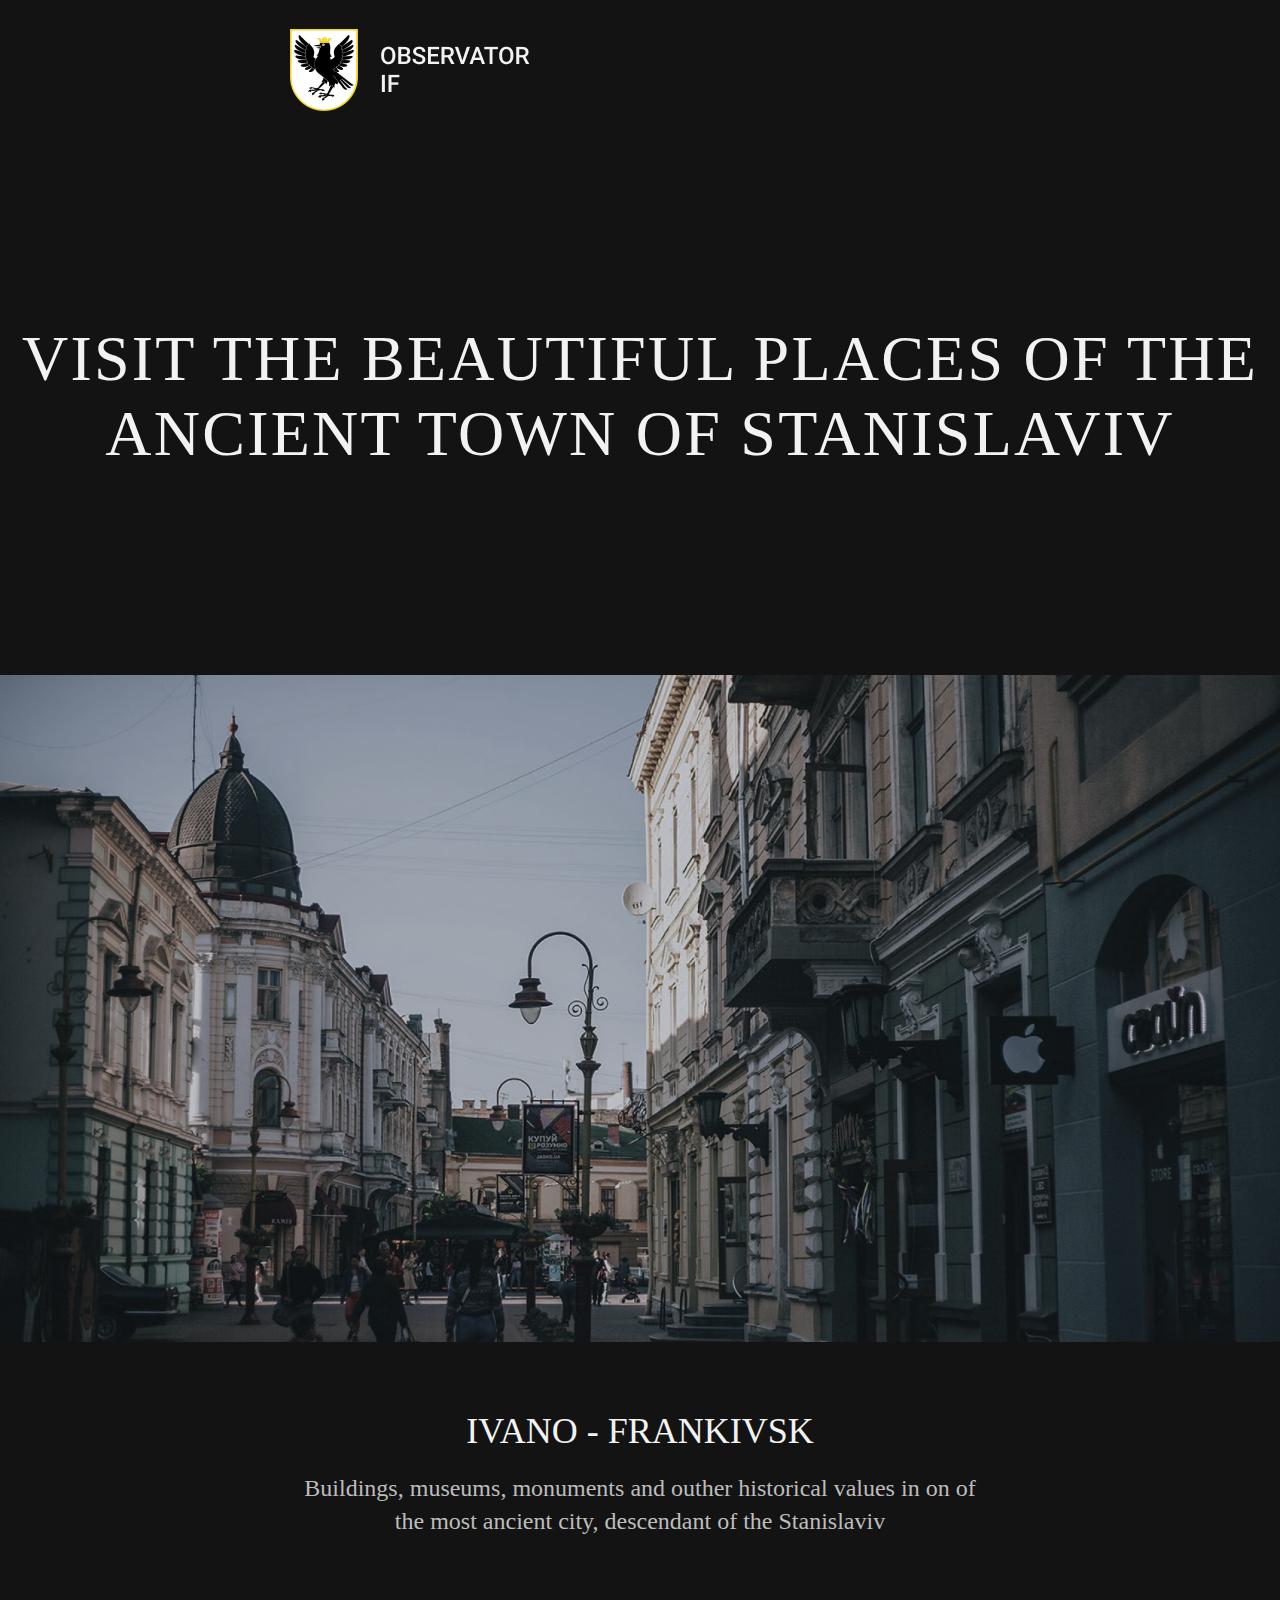
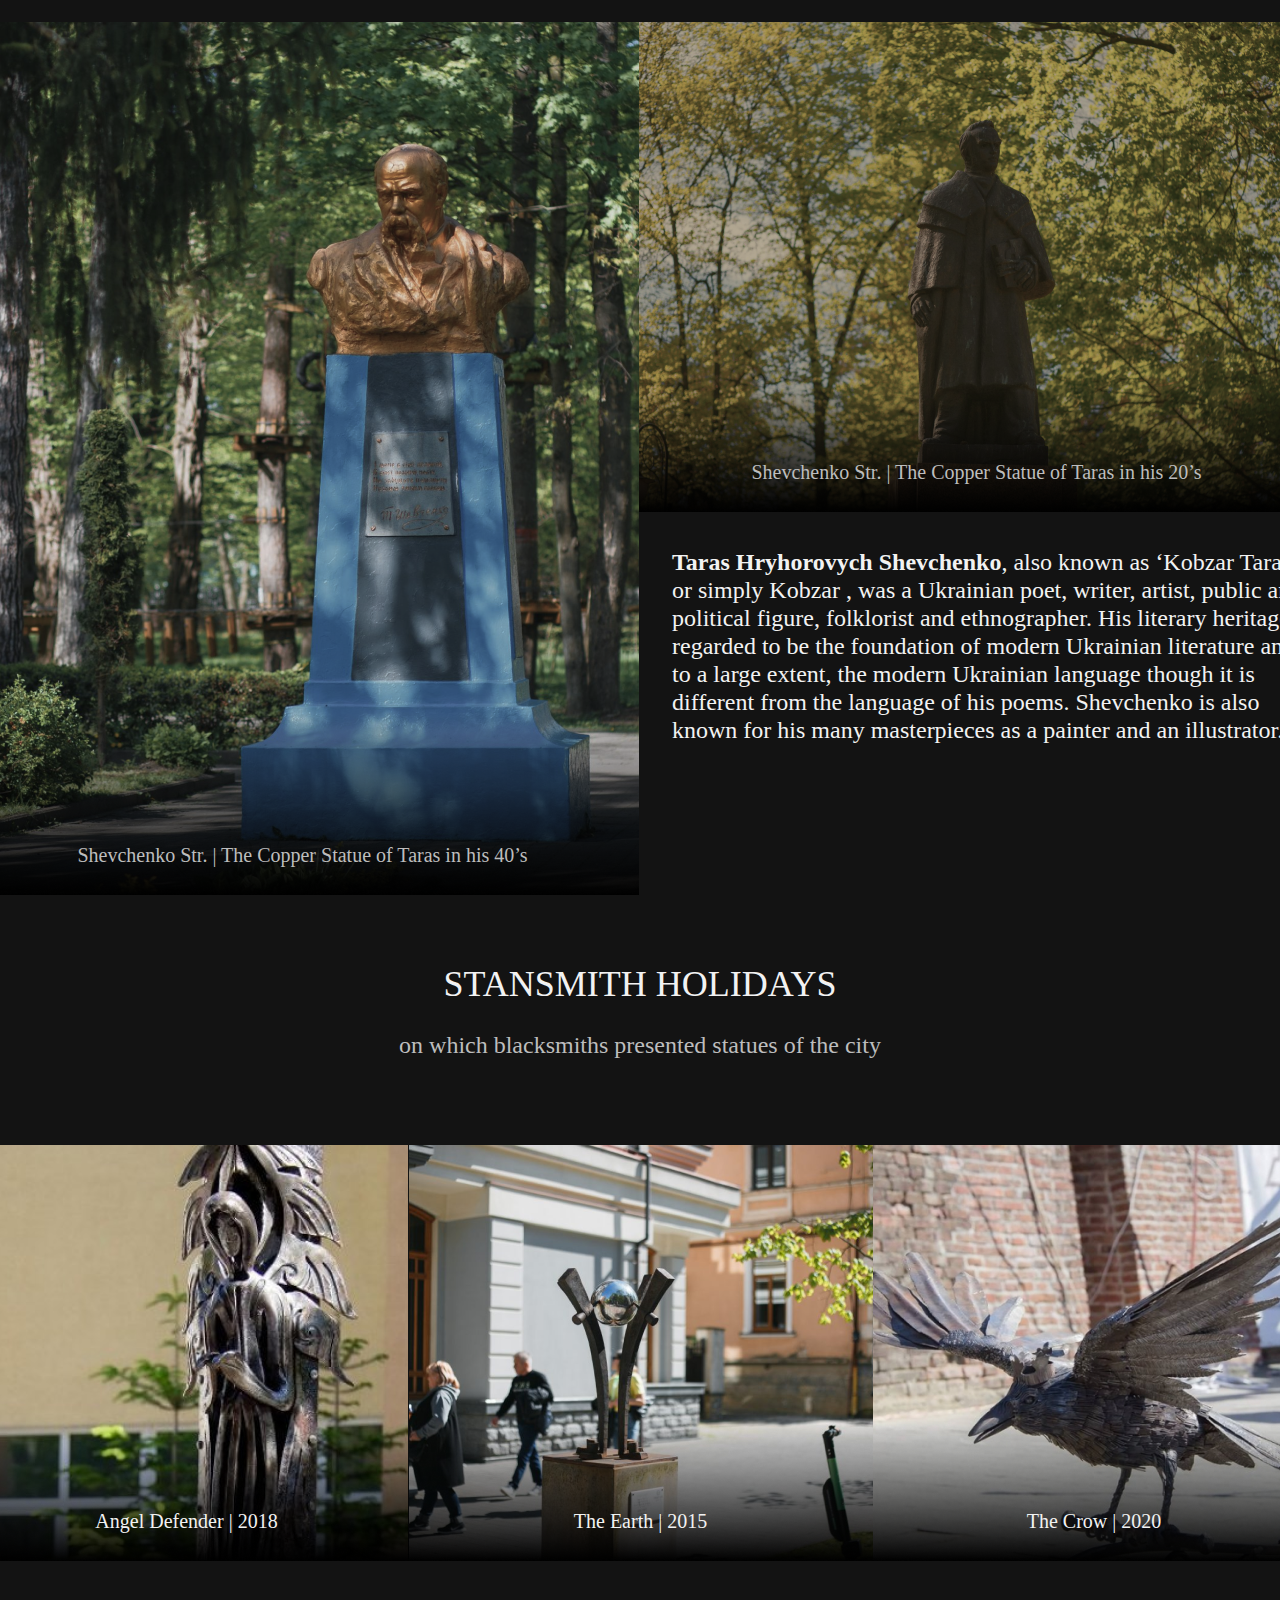
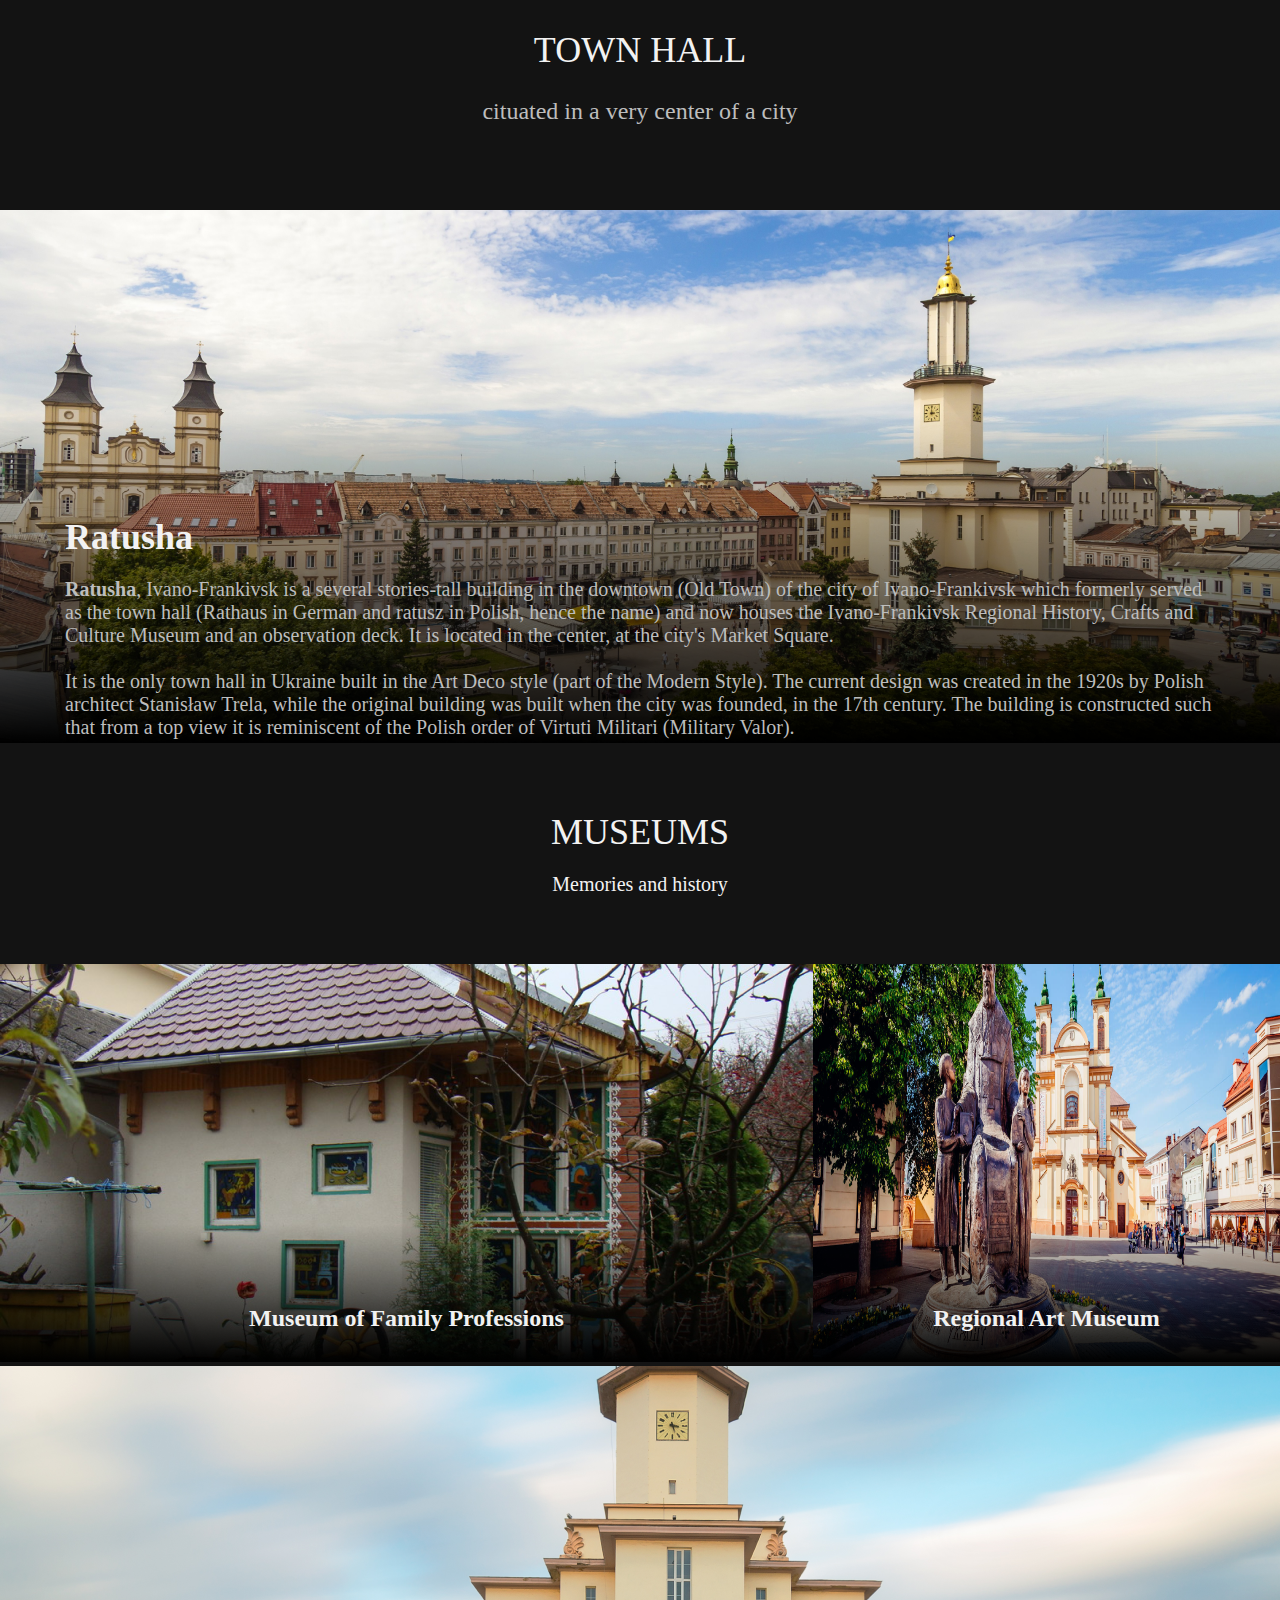
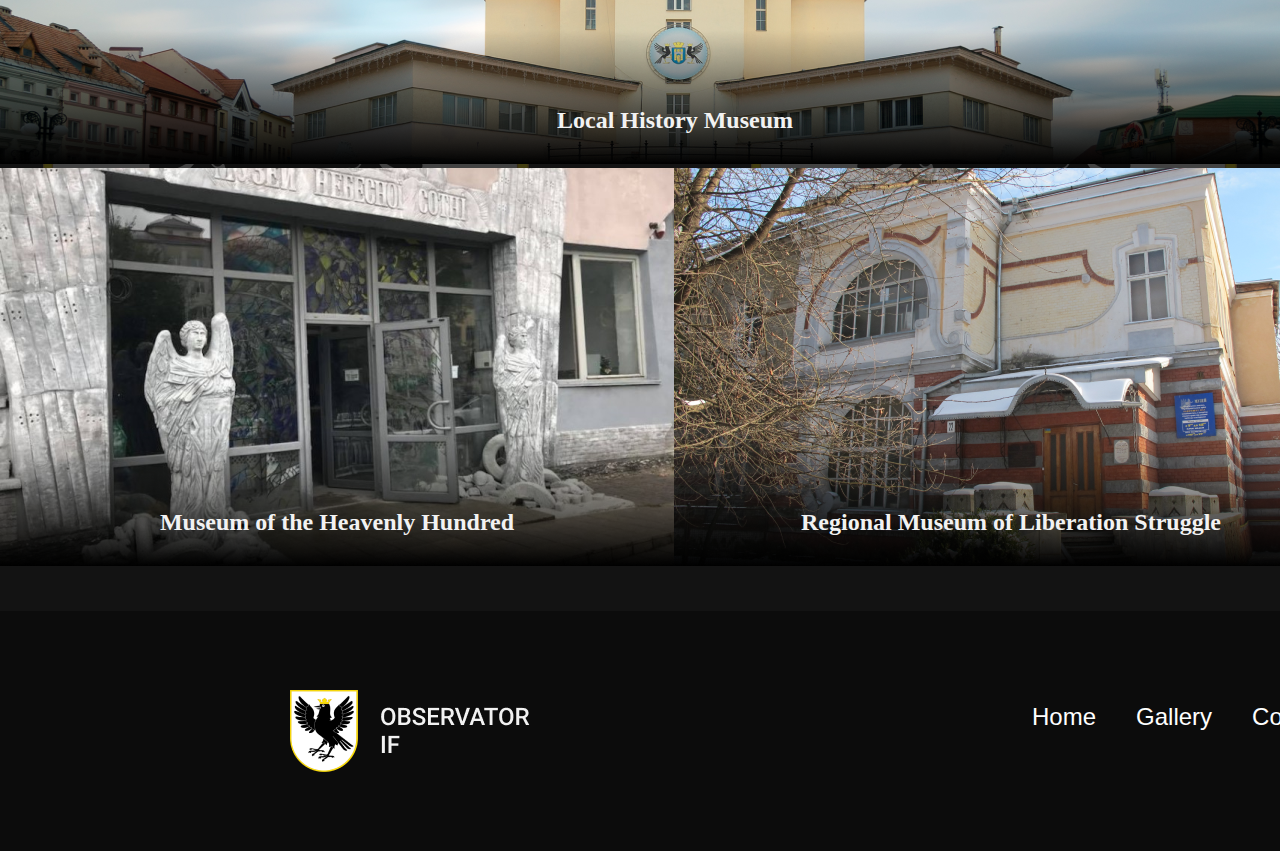
<file: index.html>
<!DOCTYPE html>
<html>
  <head>
    <meta charset="utf-8" />
    <meta name="viewport" content="width=device-width, initial-scale=1" />
    <link rel="stylesheet" href="style/style.css" />
    <title>Observator</title>
    <link rel="shortcut icon" href="images/favicon.png" type="image/png" />
  </head>
  <body>
    <main>
      <header>
        <img src="images/footerLogo.png" alt="Logo" />
        <div class="header-wrapper">
          <a href="index.html" class="home here">Home</a>
          <a href="gallery.html" class="gallery-nav">Gallery</a>
          <a href="contacts.html" class="contacts">Contacts</a>
        </div>
      </header>

      <section class="zwei">
        <h1>Visit the beautiful places of the ancient TOWN of Stanislaviv</h1>
      </section>

      <section>
        <img src="images/image1.png" alt="image1" id="image1" />
      </section>

      <section>
        <div class="firstPhotoSetDescription">
          <h2>IVANO - FRANKIVSK</h2>
        </div>
        <div class="second-PhotoSetDescription">
          <p class="second-PhotoSetDescription-p">
            Buildings, museums, monuments and outher historical values in on of
            the most ancient city, descendant of the Stanislaviv
          </p>
        </div>
        <div class="firstPhotoSet">
          <div class="imageWithText">
            <img src="images/image2.png" alt="" />
            <p class="imageText">
              Shevchenko Str. | The Copper Statue of Taras in his 40’s
            </p>
          </div>
          <div class="firstPhotoSet2">
            <div class="imageWithText">
              <img src="images/image3.png" alt="" />
              <p class="imageText">
                Shevchenko Str. | The Copper Statue of Taras in his 20’s
              </p>
            </div>
            <p class="photoSetMainText">
              <b> Taras Hryhorovych Shevchenko</b>, also known as ‘Kobzar
              Taras’, or simply Kobzar , was a Ukrainian poet, writer, artist,
              public and political figure, folklorist and ethnographer. His
              literary heritage is regarded to be the foundation of modern
              Ukrainian literature and, to a large extent, the modern Ukrainian
              language though it is different from the language of his poems.
              Shevchenko is also known for his many masterpieces as a painter
              and an illustrator.
            </p>
          </div>
        </div>
      </section>

      <section class="vier">
        <h2>Stansmith holidays</h2>
        <div class="second-PhotoSetDescription">
          <p class="pVier">
            on which blacksmiths presented statues of the city
          </p>
        </div>
        <div class="thirdPhotoSet">
          <div class="imageWithText">
            <a href="angel.html"><img src="images/image4.png" alt="" /></a>
            <p class="imageText">Angel Defender | 2018</p>
          </div>
          <div class="imageWithText">
            <a href="earth.html"><img src="images/image5.png" alt="" /></a>
            <p class="imageText">The Earth | 2015</p>
          </div>
          <div class="imageWithText">
            <a href="crow.html"><img src="images/image6.png" alt="" /></a>
            <p class="imageText">The Crow | 2020</p>
          </div>
        </div>
      </section>

      <section class="townHall">
        <div>
          <h2>TOWN HALL</h2>
          <p class="pVier">cituated in a very center of a city</p>
        </div>

        <div class="imageWithText">
          <img src="images/image7.png" alt="Photo" id="image7" />
          <div class="imageText">
            <p class="townHallTitle">Ratusha</p>
            <p class="townHallSubTitle">
              <b>Ratusha</b>, Ivano-Frankivsk is a several stories-tall building
              in the downtown (Old Town) of the city of Ivano-Frankivsk which
              formerly served as the town hall (Rathaus in German and ratusz in
              Polish, hence the name) and now houses the Ivano-Frankivsk
              Regional History, Crafts and Culture Museum and an observation
              deck. It is located in the center, at the city's Market Square.<br /><br />
              It is the only town hall in Ukraine built in the Art Deco style
              (part of the Modern Style). The current design was created in the
              1920s by Polish architect Stanisław Trela, while the original
              building was built when the city was founded, in the 17th century.
              The building is constructed such that from a top view it is
              reminiscent of the Polish order of Virtuti Militari (Military
              Valor).
            </p>
          </div>
        </div>
      </section>

      <section class="museum">
        <div class="backgroundImage museum-bg--1"></div>
        <div class="backgroundImage museum-bg--2"></div>
        <div>
          <h2 class="museum-title">MUSEUMS</h2>
          <p class="museum-subtitle">Memories and history</p>
        </div>
        <div>
          <div class="firstset">
            <div class="imageWithText">
              <img src="images/image9.png" alt="" id="img9" />
              <p class="imageText">Museum of Family Professions</p>
            </div>
            <div class="imageWithText">
              <img src="images/image10.png" alt="" id="img10" />
              <p class="imageText">Regional Art Museum</p>
            </div>
          </div>
        </div>

        <div class="item-wrapper">
          <div class="imageWithText">
            <a href="ratusha.html"><img src="images/image11.png" alt="" /></a>
            <p>Local History Museum</p>
          </div>
          <div class="flex-direction">
            <div class="imageWithText">
              <a href="heavenlyhundred.html"
                ><img src="images/image12.png" alt=""
              /></a>
              <p>Museum of the Heavenly Hundred</p>
            </div>
            <div class="imageWithText">
              <a href="struggle.html"
                ><img src="images/image13.png" alt=""
              /></a>
              <p>Regional Museum of Liberation Struggle</p>
            </div>
          </div>
        </div>
      </section>
      <footer>
        <img class="footerImg" src="images/footerLogo.png" alt="footerLogo" />
        <div class="footer-wrapper">
          <a href="index.html" class="home">Home</a>
          <a href="gallery.html" class="gallery-nav">Gallery</a>
          <a href="contacts.html" class="contacts">Contacts</a>
          <a href="#" class="privacyPolice">Privacy Police</a>
          <a href="#" class="licence">Licence</a>
        </div>
      </footer>
    </main>
  </body>
</html>
</file>
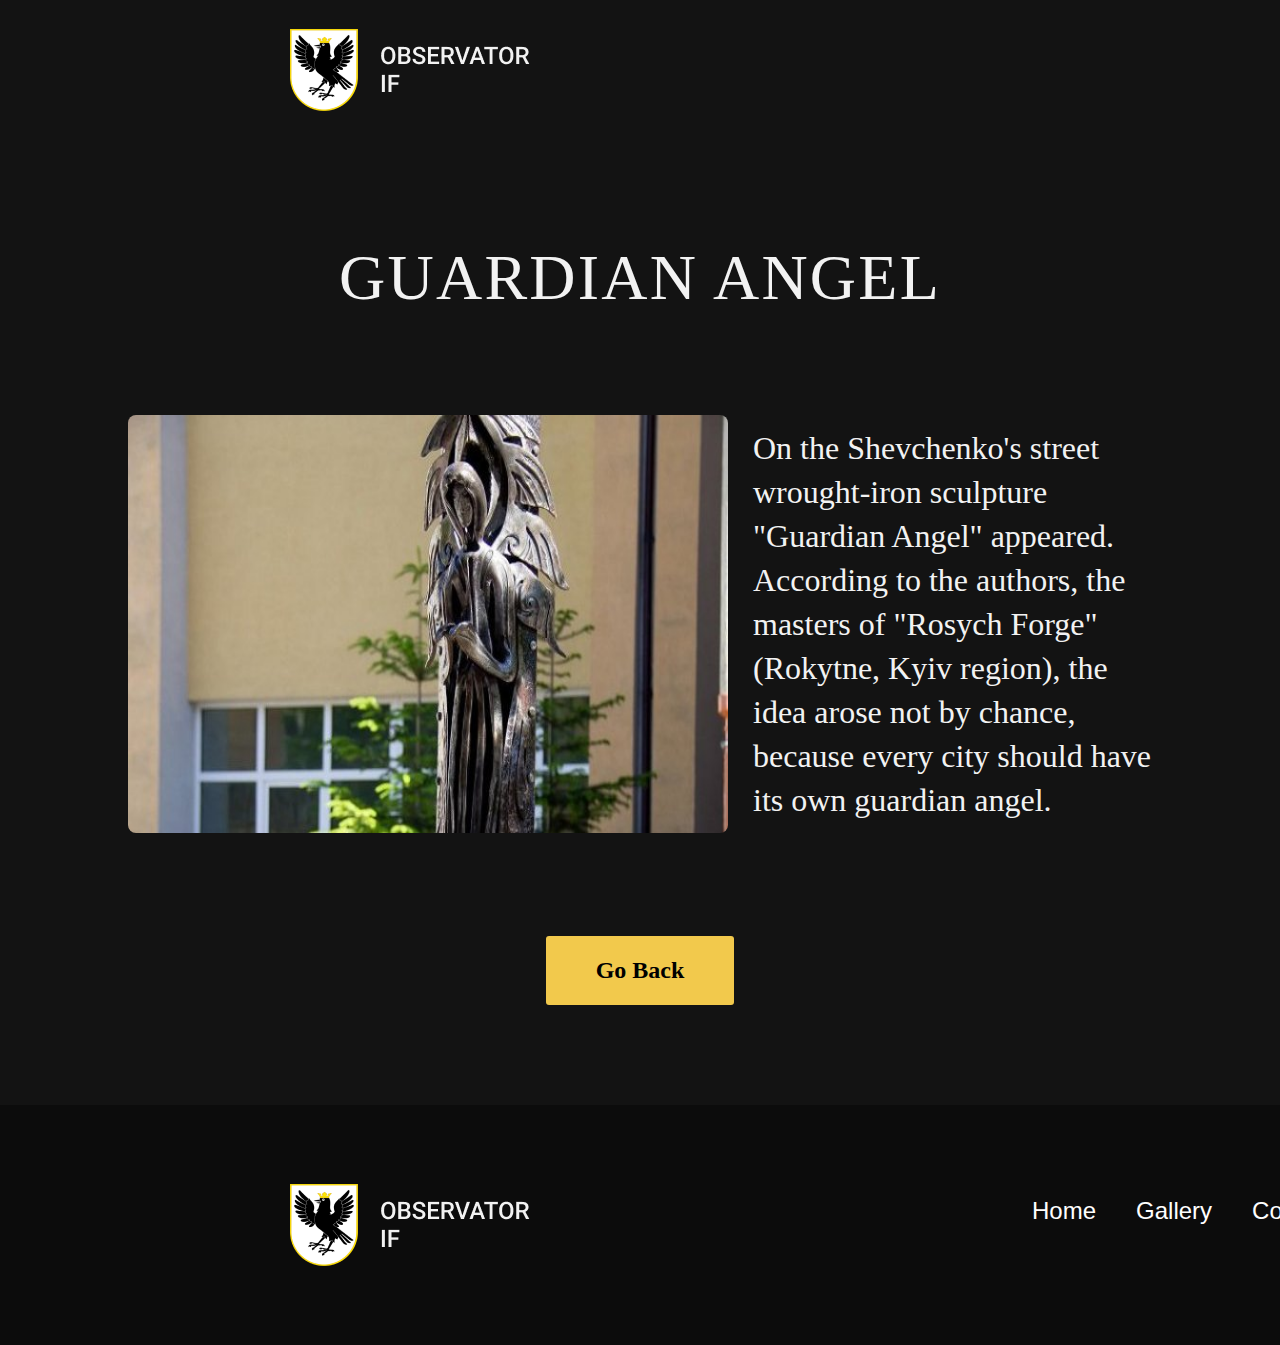
<file: angel.html>
<!DOCTYPE html>
<html>
<head>
	<meta charset="utf-8">
	<meta name="viewport" content="width=device-width, initial-scale=1">
	<link rel="stylesheet" href="style/style.css" />
	<title>Guardian Angel</title>
</head>
<body>
	<main>
		<header>
		    <img src="images/footerLogo.png" alt="Logo" />
		    <div class="header-wrapper">
		        <a href="index.html" class="home">Home</a>
		        <a href="#" class="gallery here">Gallery</a>
		        <a href="contacts.html" class="contacts">Contacts</a>
		    </div>
	    </header>
	    <h1 class="desc">GUARDIAN ANGEL</h1>
	    <section>
	    	<div class = "desc">
	    		<img src="images/description/angel.png" width="600" height="418">
	    		<p>On the Shevchenko's street wrought-iron sculpture "Guardian Angel" appeared. According to the authors, the masters of "Rosych Forge" (Rokytne, Kyiv region), the idea arose not by chance, because every city should have its own guardian angel.</p>
	    	</div>
	    </section>
	    <a href="index.html" id = "back">Go Back</a>
	    <footer>
	        <img class="footerImg" src="images/footerLogo.png" alt="footerLogo" />
	        <div class="footer-wrapper">
	          <a href="index.html" class="home">Home</a>
	          <a href="#" class="gallery">Gallery</a>
	          <a href="contacts.html" class="contacts">Contacts</a>
	          <a href="#" class="privacyPolice">Privacy Police</a>
	          <a href="#" class="licence">Licence</a>
	        </div>
	    </footer>
	</main>
</body>
</html>
</file>
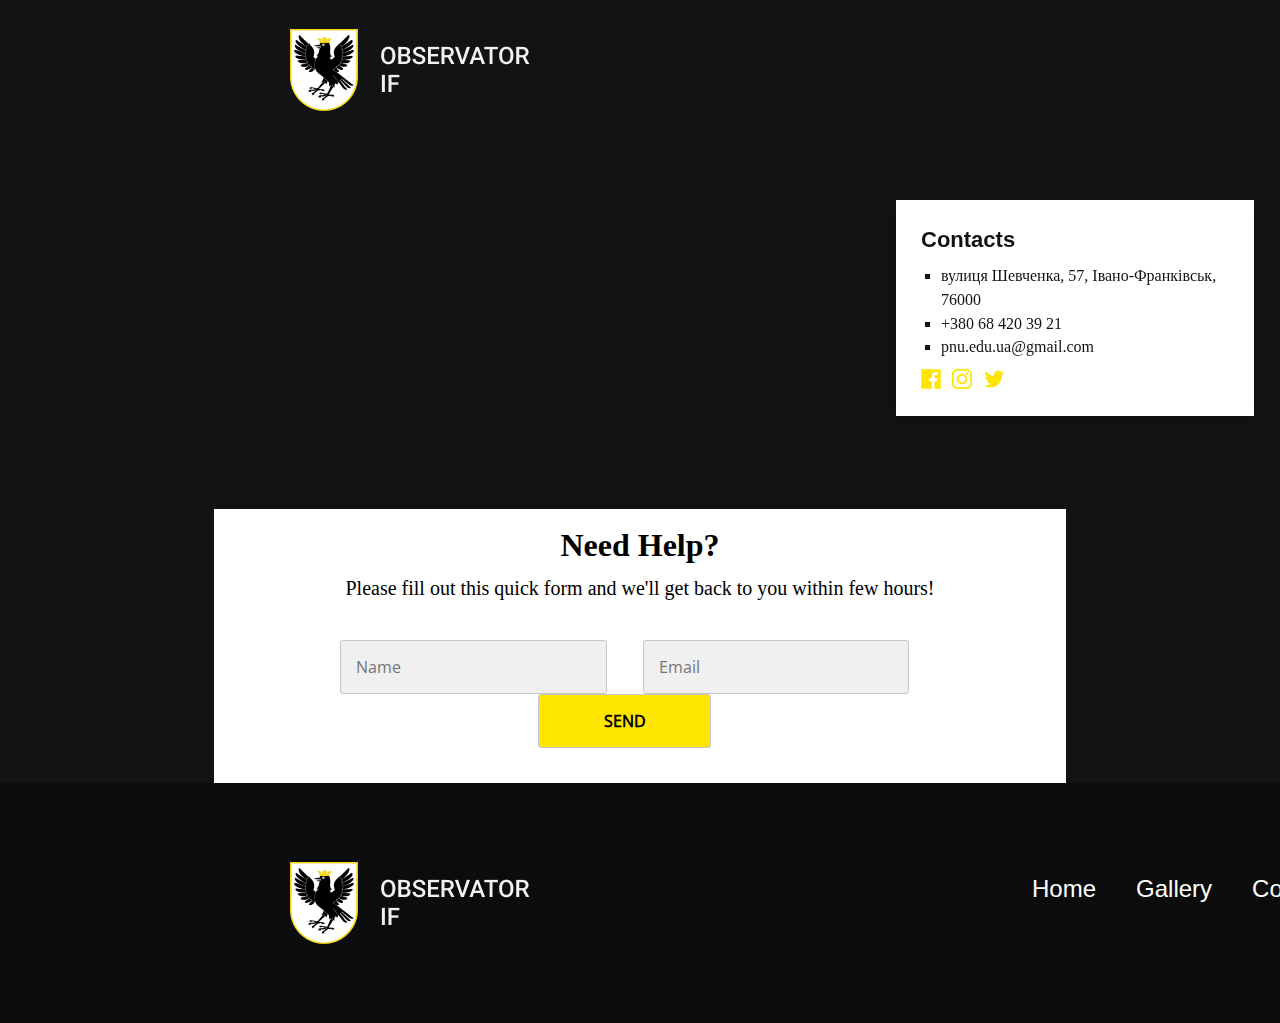
<file: contacts.html>
<!DOCTYPE html>
<html>
  <head>
    <meta charset="utf-8" />
    <meta name="viewport" content="width=device-width, initial-scale=1" />
    <link rel="stylesheet" href="style/style.css" />
    <title>Contacts</title>
  </head>
  <body>
    <main>
      <header>
        <img src="images/footerLogo.png" alt="Logo" />
        <div class="header-wrapper">
          <a href="index.html" class="home here">Home</a>
          <a href="gallery.html" class="gallery-nav">Gallery</a>
          <a href="contacts.html" class="contacts">Contacts</a>
        </div>
      </header>
      <section>
        <div id="map-container">
          <iframe
            src="https://www.google.com/maps/embed?pb=!1m18!1m12!1m3!1d2622.052133530644!2d24.698618951329244!3d48.91439897919138!2m3!1f0!2f0!3f0!3m2!1i1024!2i768!4f13.1!3m3!1m2!1s0x4730c13f3edfeec7%3A0x6986036e64b24c18!2z0YPQuy4g0KjQtdCy0YfQtdC90LrQviwgNTcsINCY0LLQsNC90L4t0KTRgNCw0L3QutC-0LLRgdC6LCDQmNCy0LDQvdC-LdCk0YDQsNC90LrQvtCy0YHQutCw0Y8g0L7QsdC70LDRgdGC0YwsINCj0LrRgNCw0LjQvdCwLCA3NjAwMA!5e0!3m2!1sru!2snl!4v1655545467220!5m2!1sru!2snl"
            style="border: 0"
            allowfullscreen=""
            loading="lazy"
            referrerpolicy="no-referrer-when-downgrade"
            id="map"
          ></iframe>
          <div id="contacts-block">
            <h3>Contacts</h3>
            <ul>
              <li>вулиця Шевченка, 57, Івано-Франківськ, 76000</li>
              <li>+380 68 420 39 21</li>
              <li>pnu.edu.ua@gmail.com</li>
            </ul>
            <a href="#"><img src="images/social/facebook.png" /></a>
            <a href="#"><img src="images/social/instagram.png" /></a>
            <a href="#"><img src="images/social/twitter.png" /></a>
          </div>
        </div>
      </section>
      <section id="help">
        <h2>Need Help?</h2>
        <p>
          Please fill out this quick form and we'll get back to you within few
          hours!
        </p>
        <div id="form-container">
          <form action="" method="post">
            <input
              type="text"
              name="fname"
              placeholder="Name"
              id="name"
              required
            />
            <input
              type="email"
              name="mail"
              placeholder="Email"
              id="mail"
              required
            />
            <input type="submit" name="send" value="SEND" id="send" />
          </form>
        </div>
      </section>
      <footer>
        <img class="footerImg" src="images/footerLogo.png" alt="footerLogo" />
        <div class="footer-wrapper">
          <a href="index.html" class="home">Home</a>
          <a href="gallery.html" class="gallery-nav">Gallery</a>
          <a href="contacts.html" class="contacts">Contacts</a>
          <a href="#" class="privacyPolice">Privacy Police</a>
          <a href="#" class="licence">Licence</a>
        </div>
      </footer>
    </main>
  </body>
</html>
</file>
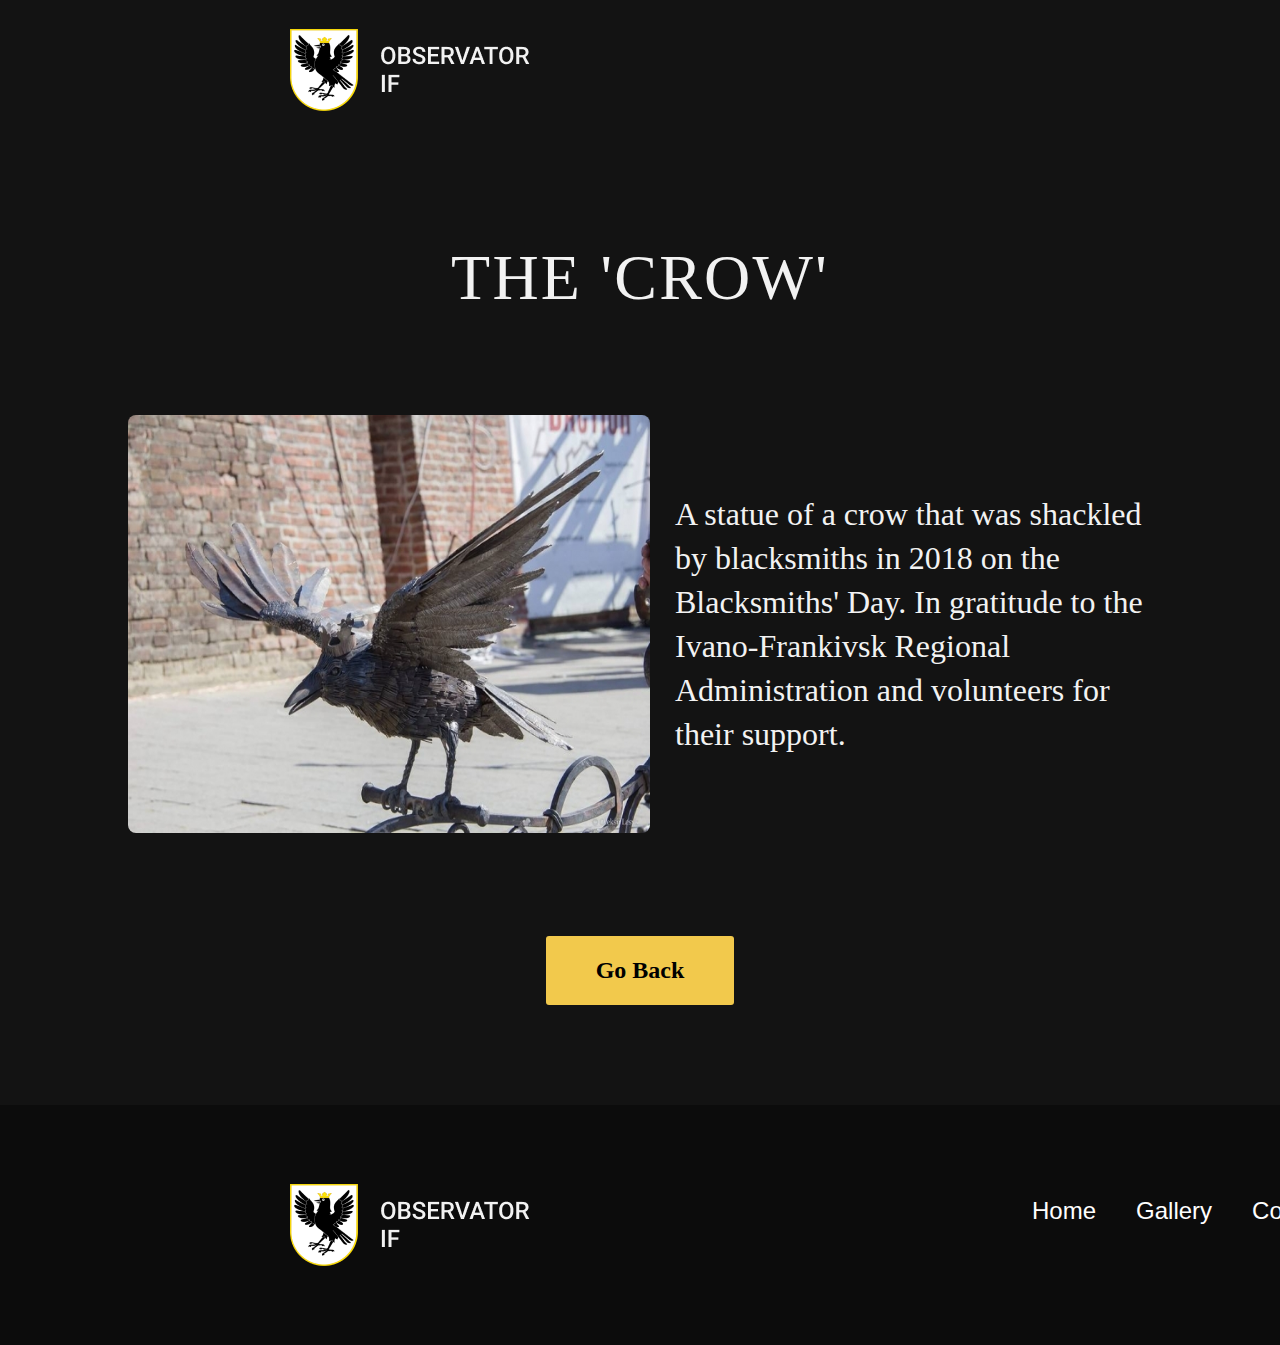
<file: crow.html>
<!DOCTYPE html>
<html>
<head>
	<meta charset="utf-8">
	<meta name="viewport" content="width=device-width, initial-scale=1">
	<link rel="stylesheet" href="style/style.css" />
	<title>The 'Crow'</title>
</head>
<body>
	<main>
		<header>
		    <img src="images/footerLogo.png" alt="Logo" />
		    <div class="header-wrapper">
		        <a href="index.html" class="home">Home</a>
		        <a href="#" class="gallery here">Gallery</a>
		        <a href="contacts.html" class="contacts">Contacts</a>
		    </div>
	    </header>
	    <h1 class="desc">THE 'CROW'</h1>
	    <section>
	    	<div class = "desc">
	    		<img src="images/description/crow.png" width="522" height="418">
	    		<p>A statue of a crow that was shackled by blacksmiths in 2018 on the Blacksmiths' Day. In gratitude to the Ivano-Frankivsk Regional Administration and volunteers for their support.</p>
	    	</div>
	    </section>
	    <a href="index.html" id = "back">Go Back</a>
	    <footer>
	        <img class="footerImg" src="images/footerLogo.png" alt="footerLogo" />
	        <div class="footer-wrapper">
	          <a href="index.html" class="home">Home</a>
	          <a href="#" class="gallery">Gallery</a>
	          <a href="contacts.html" class="contacts">Contacts</a>
	          <a href="#" class="privacyPolice">Privacy Police</a>
	          <a href="#" class="licence">Licence</a>
	        </div>
	    </footer>
	</main>
</body>
</html>
</file>
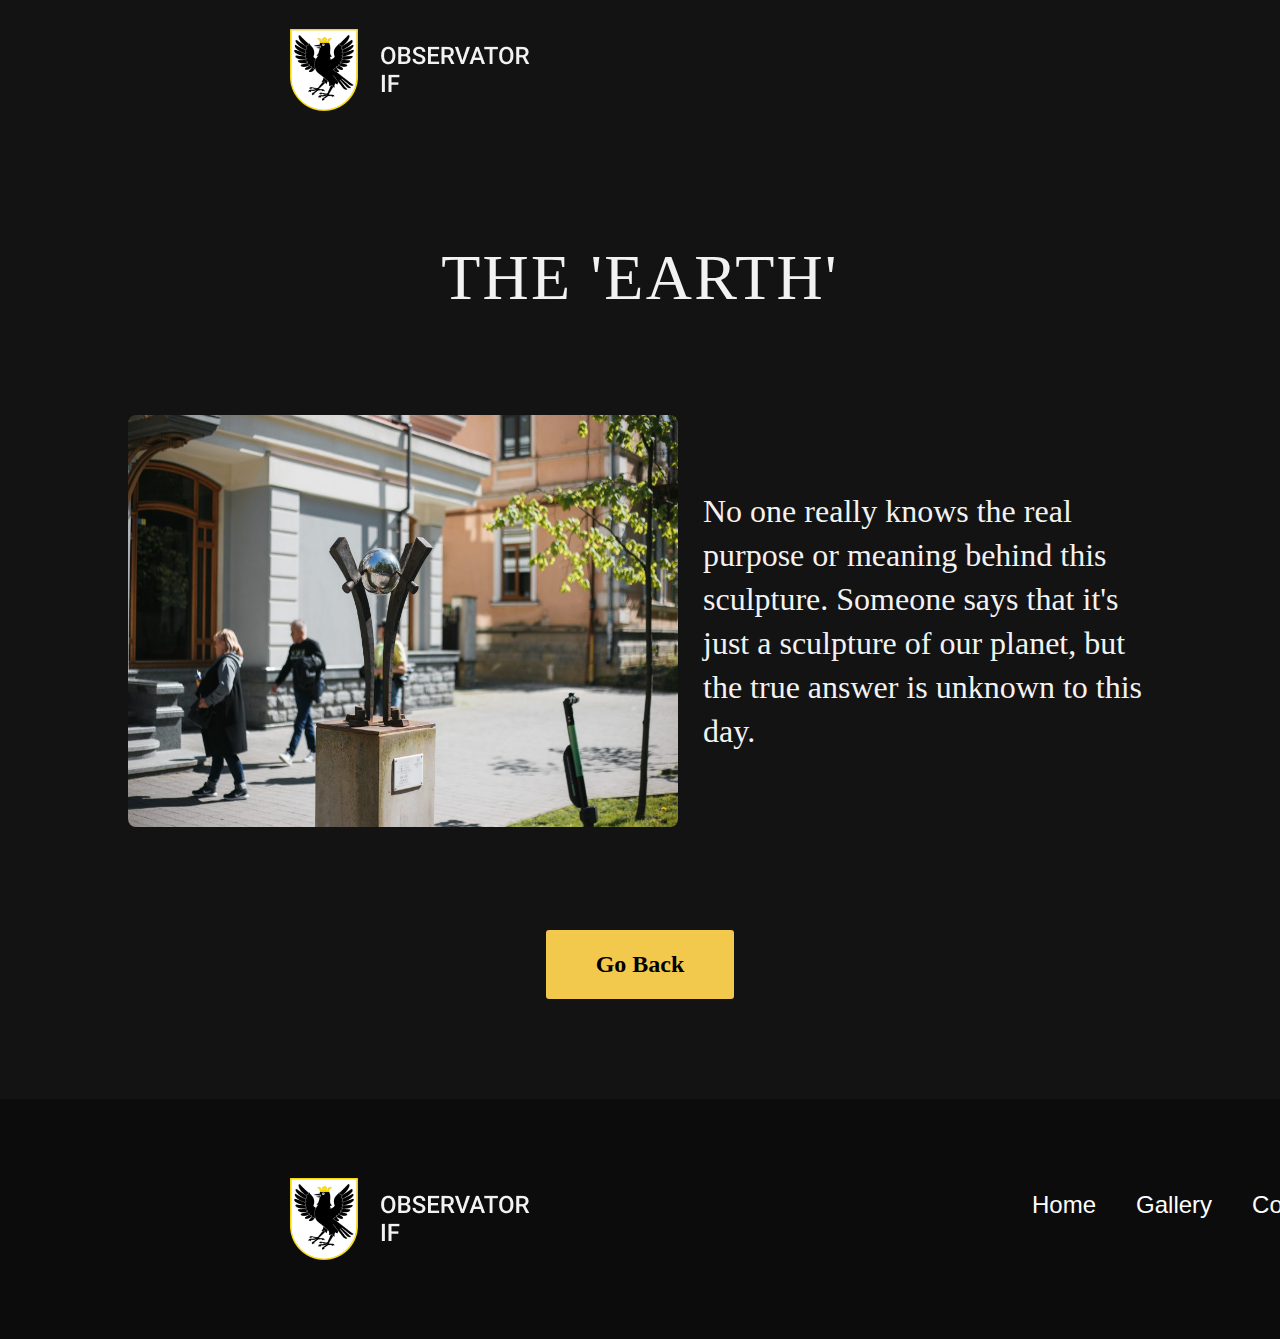
<file: earth.html>
<!DOCTYPE html>
<html>
<head>
	<meta charset="utf-8">
	<meta name="viewport" content="width=device-width, initial-scale=1">
	<link rel="stylesheet" href="style/style.css" />
	<title>The 'Earth'</title>
</head>
<body>
	<main>
		<header>
		    <img src="images/footerLogo.png" alt="Logo" />
		    <div class="header-wrapper">
		        <a href="index.html" class="home">Home</a>
		        <a href="#" class="gallery here">Gallery</a>
		        <a href="contacts.html" class="contacts">Contacts</a>
		    </div>
	    </header>
	    <h1 class="desc">THE 'EARTH'</h1>
	    <section>
	    	<div class = "desc">
	    		<img src="images/description/earth.png" width="550" height="412">
	    		<p>No one really knows the real purpose or meaning behind this sculpture. Someone says that it's just a sculpture of our planet, but the true answer is unknown to this day.</p>
	    </section>
	    <a href="index.html" id = "back">Go Back</a>
	    <footer>
	        <img class="footerImg" src="images/footerLogo.png" alt="footerLogo" />
	        <div class="footer-wrapper">
	          <a href="index.html" class="home">Home</a>
	          <a href="#" class="gallery">Gallery</a>
	          <a href="contacts.html" class="contacts">Contacts</a>
	          <a href="#" class="privacyPolice">Privacy Police</a>
	          <a href="#" class="licence">Licence</a>
	        </div>
	    </footer>
	</main>
</body>
</html>
</file>
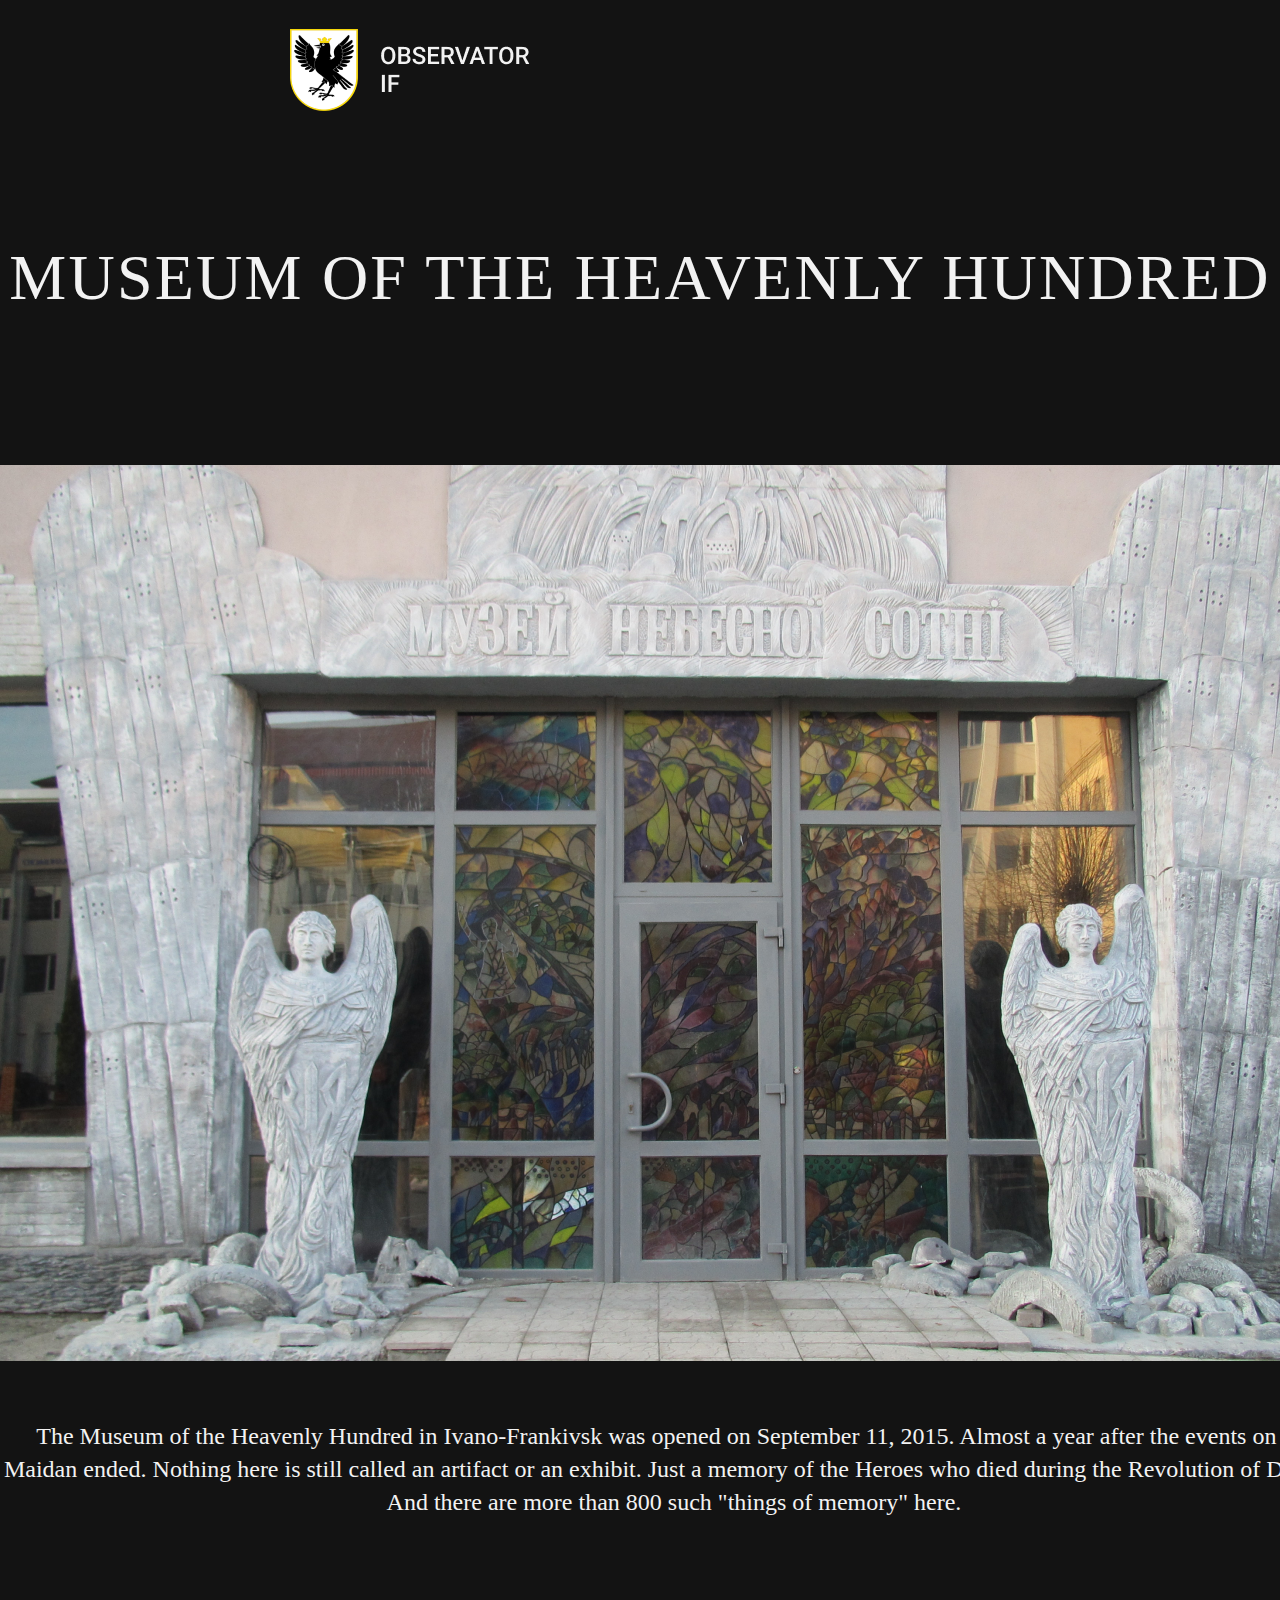
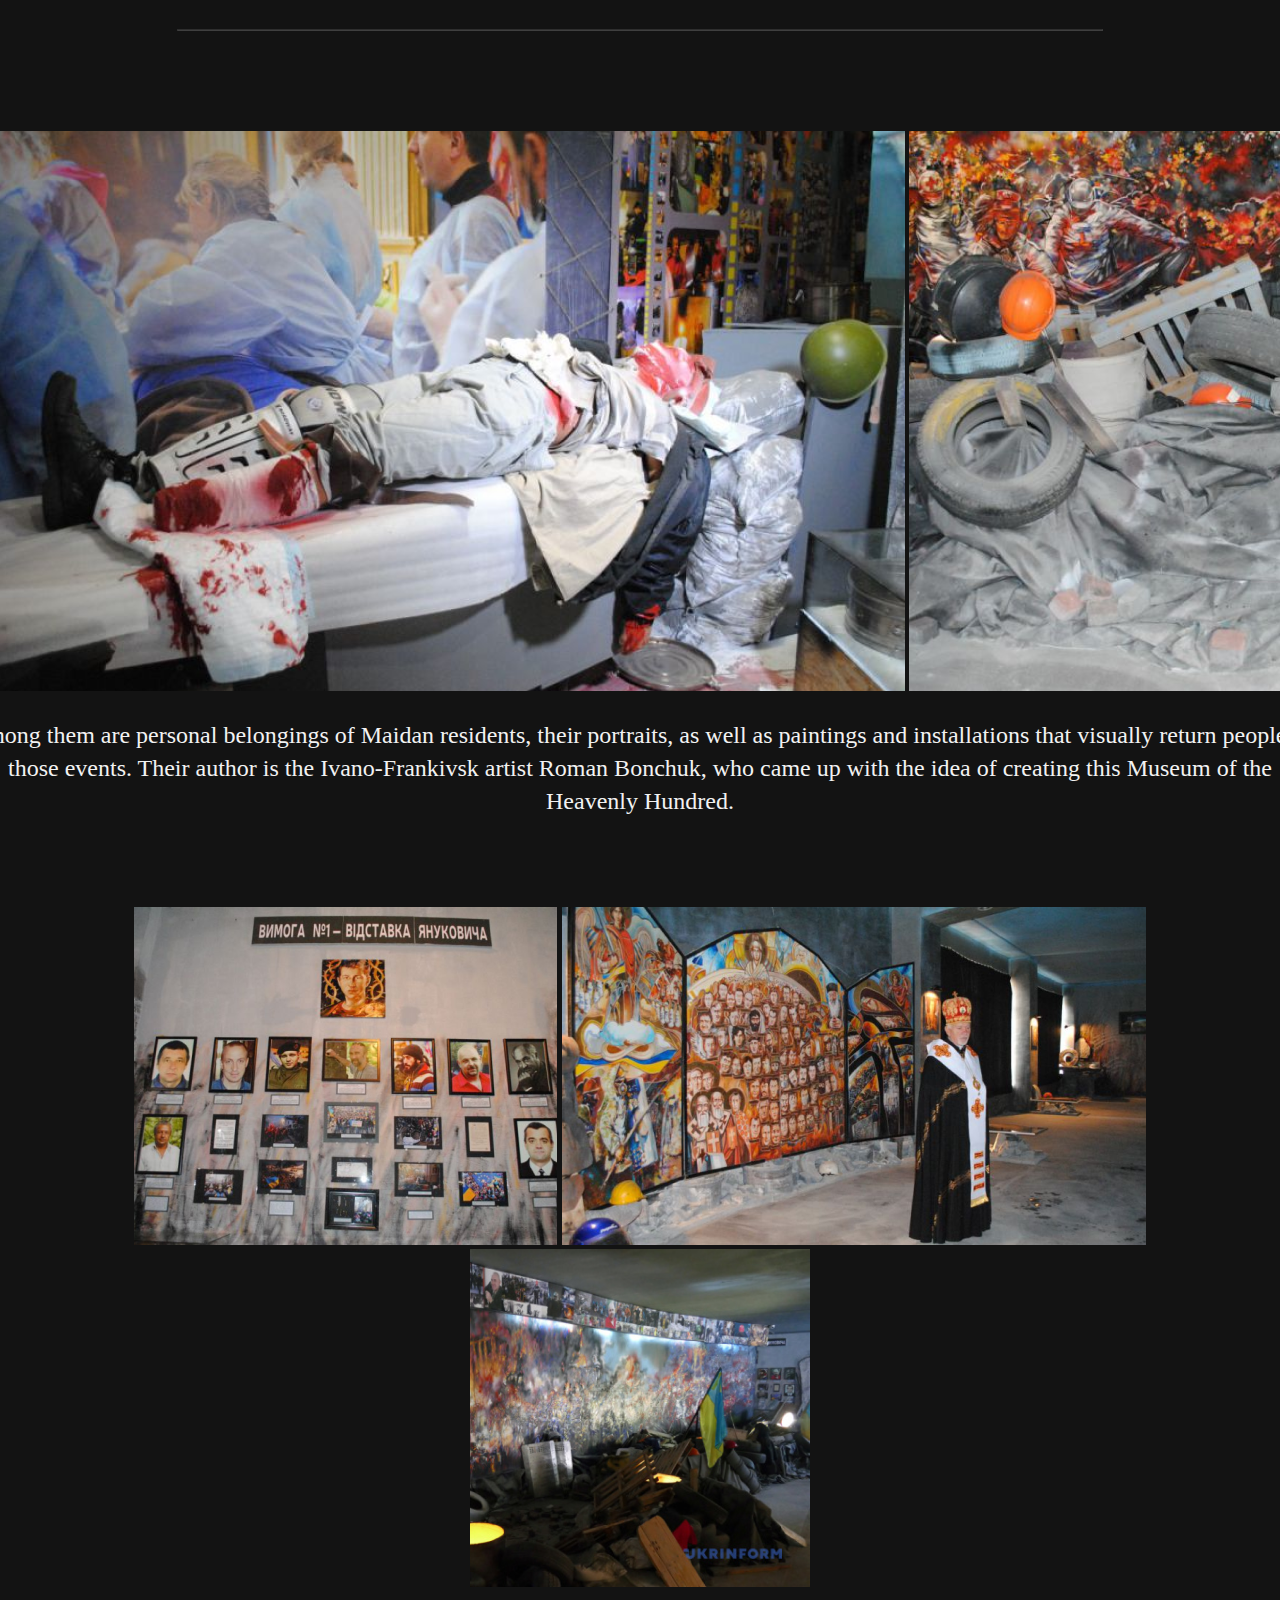
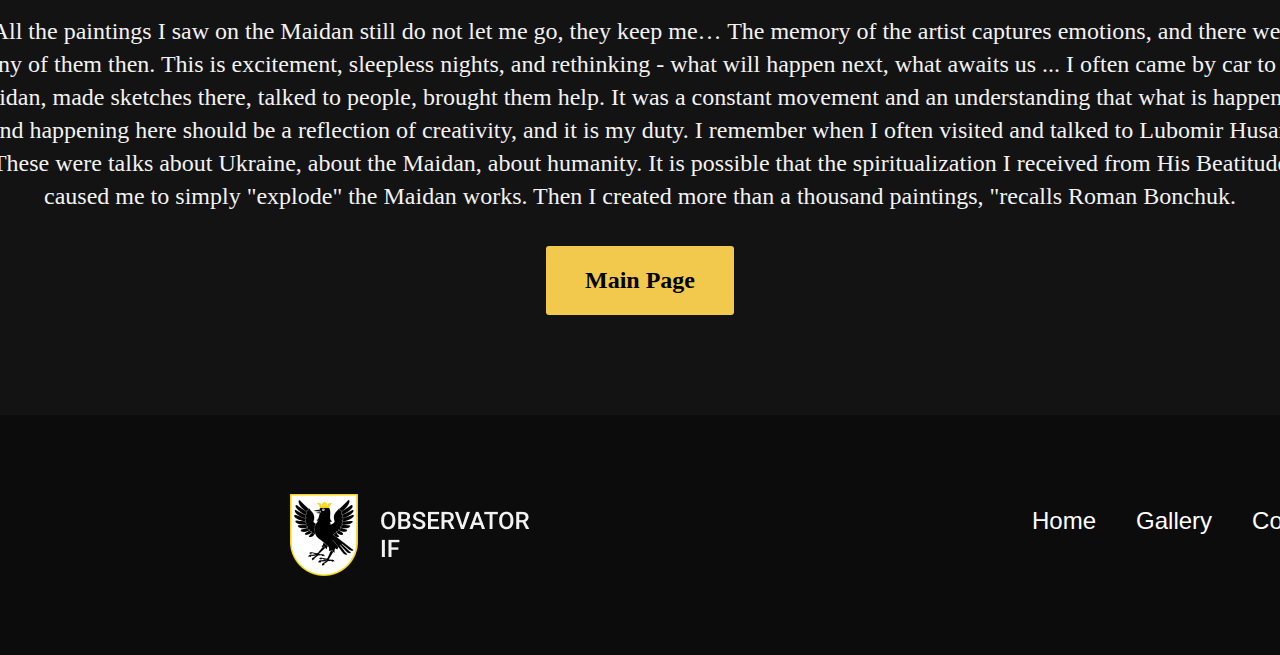
<file: heavenlyhundred.html>
<!DOCTYPE html>
<html>
  <head>
    <meta charset="utf-8" />
    <meta name="viewport" content="width=device-width, initial-scale=1" />
    <link rel="stylesheet" href="style/style.css" />
    <title>Observator</title>
	<link rel="shortcut icon" href="favicon.png" type="image/png">
  </head>
  <body>
    <main>
      <header>
        <img src="images/footerLogo.png" alt="Logo" />
        <div class="header-wrapper">
          <a href="#" class="home here">Home</a>
          <a href="gallery.html" class="gallery">Gallery</a>
          <a href="contacts.html" class="contacts">Contacts</a>
        </div>
      </header>

      <section>
        <h1 class="desc">MUSEUM OF THE HEAVENLY HUNDRED</h1>
      </section>

      <section class="ratusha1">
        <img src="images/hundred1.png" alt="hundred photo" >
        <p> The Museum of the Heavenly Hundred in Ivano-Frankivsk was opened on September 11, 2015. Almost a year after the events on the Maidan ended. Nothing here is still called an artifact or an exhibit. Just a memory of the Heroes who died during the Revolution of Dignity. And there are more than 800 such "things of memory" here.
        </p>
        <br> <hr>
      </section>

      <section class="ratusha2">
        <div>
            <div class="ratushaproperties">
                <img class="naughtyratusha"  src="images/hundred2.png" alt="">
                <img src="images/hundred3.png" alt="">
            </div>
            <p>
                Among them are personal belongings of Maidan residents, their portraits, as well as paintings and installations that visually return people to those events. Their author is the Ivano-Frankivsk artist Roman Bonchuk, who came up with the idea of creating this Museum of the Heavenly Hundred.  
            </p>
            <div>
                <img src="images/hundred4.png" alt="">
                <img src="images/hundred5.png" alt="">
                <img src="images/hundred6.png" alt="">
            </div>
            <p> “All the paintings I saw on the Maidan still do not let me go, they keep me… The memory of the artist captures emotions, and there were many of them then. This is excitement, sleepless nights, and rethinking - what will happen next, what awaits us ... I often came by car to the Maidan, made sketches there, talked to people, brought them help. It was a constant movement and an understanding that what is happening and happening here should be a reflection of creativity, and it is my duty. I remember when I often visited and talked to Lubomir Husar. These were talks about Ukraine, about the Maidan, about humanity. It is possible that the spiritualization I received from His Beatitude caused me to simply "explode" the Maidan works. Then I created more than a thousand paintings, "recalls Roman Bonchuk.
            </p>
        </div>

      </section>

      <a href="index.html" id = "back">Main Page</a>

      <footer>
        <img class="footerImg" src="images/footerLogo.png" alt="footerLogo" />
        <div class="footer-wrapper">
          <a href="#" class="home">Home</a>
          <a href="gallery.html" class="gallery">Gallery</a>
          <a href="contacts.html" class="contacts">Contacts</a>
          <a href="#" class="privacyPolice">Privacy Police</a>
          <a href="#" class="licence">Licence</a>
        </div>
      </footer>
    </main>
  </body>
</html>
</file>
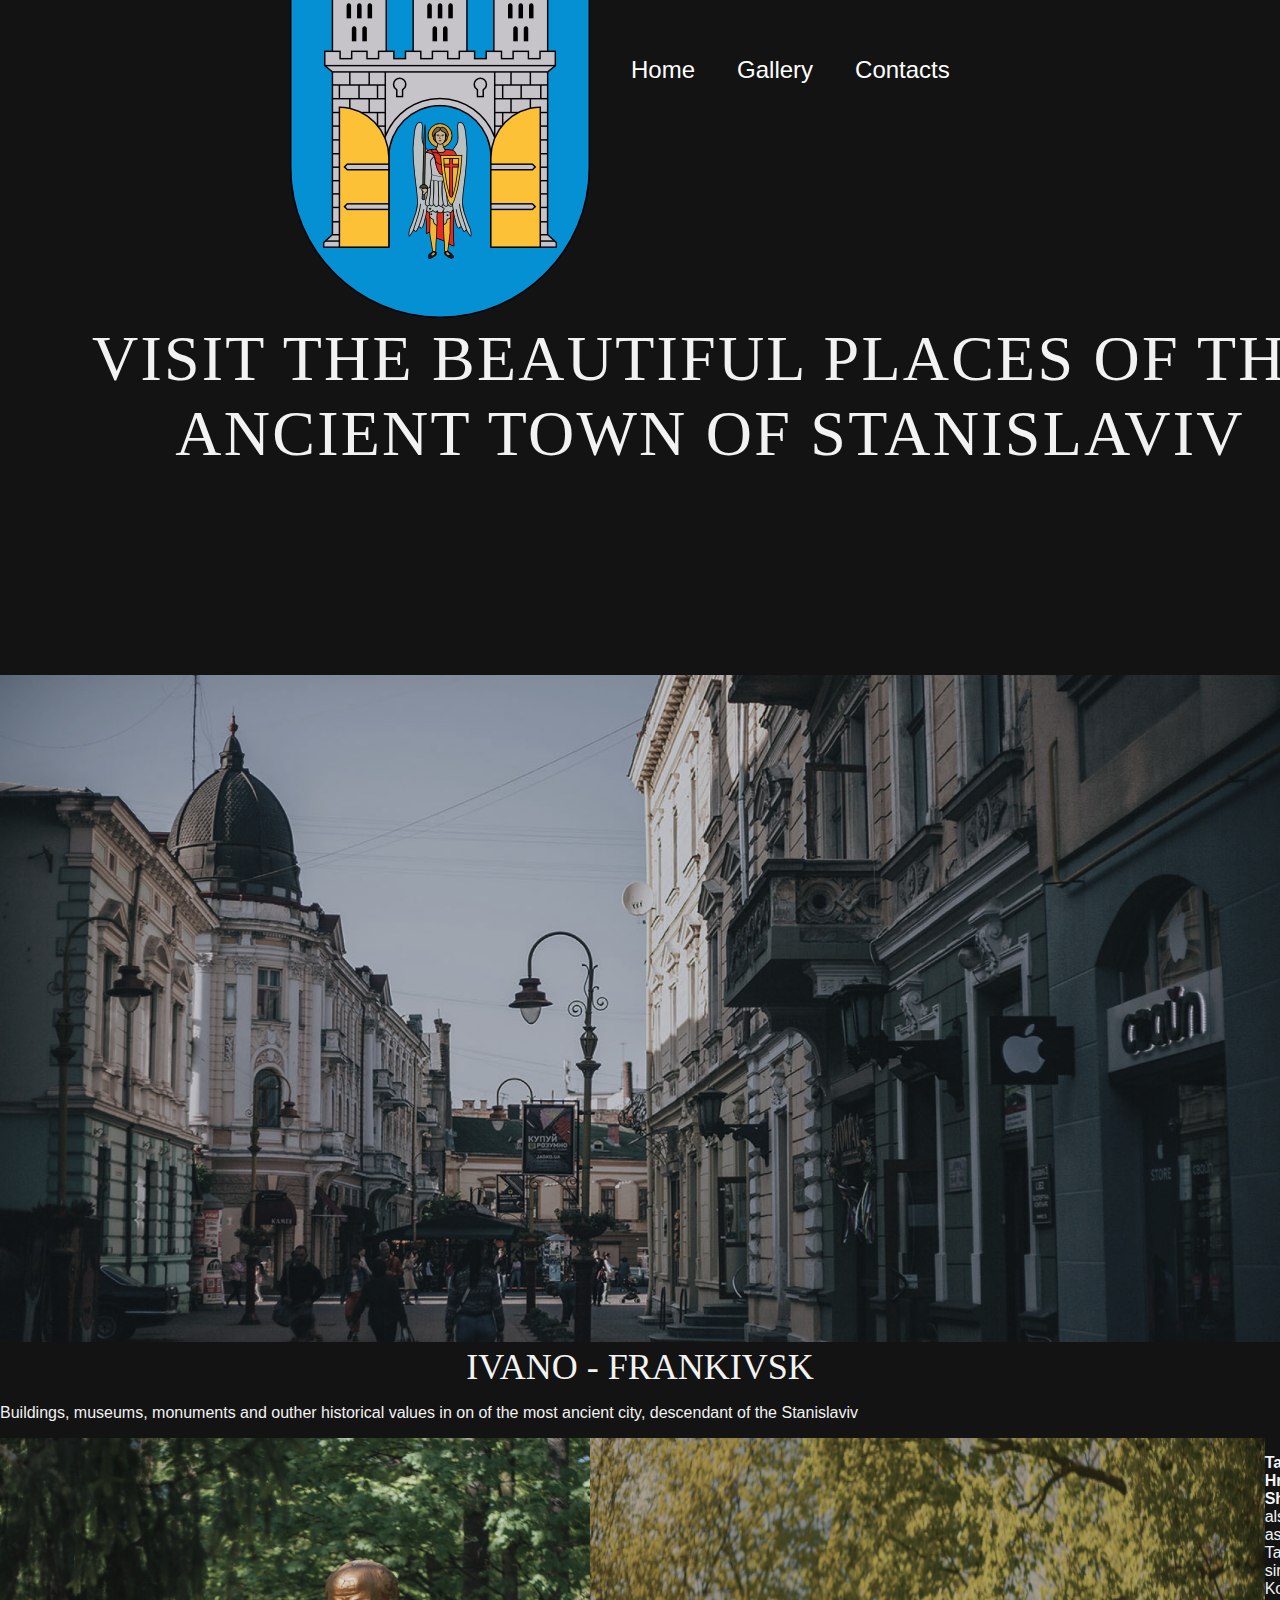
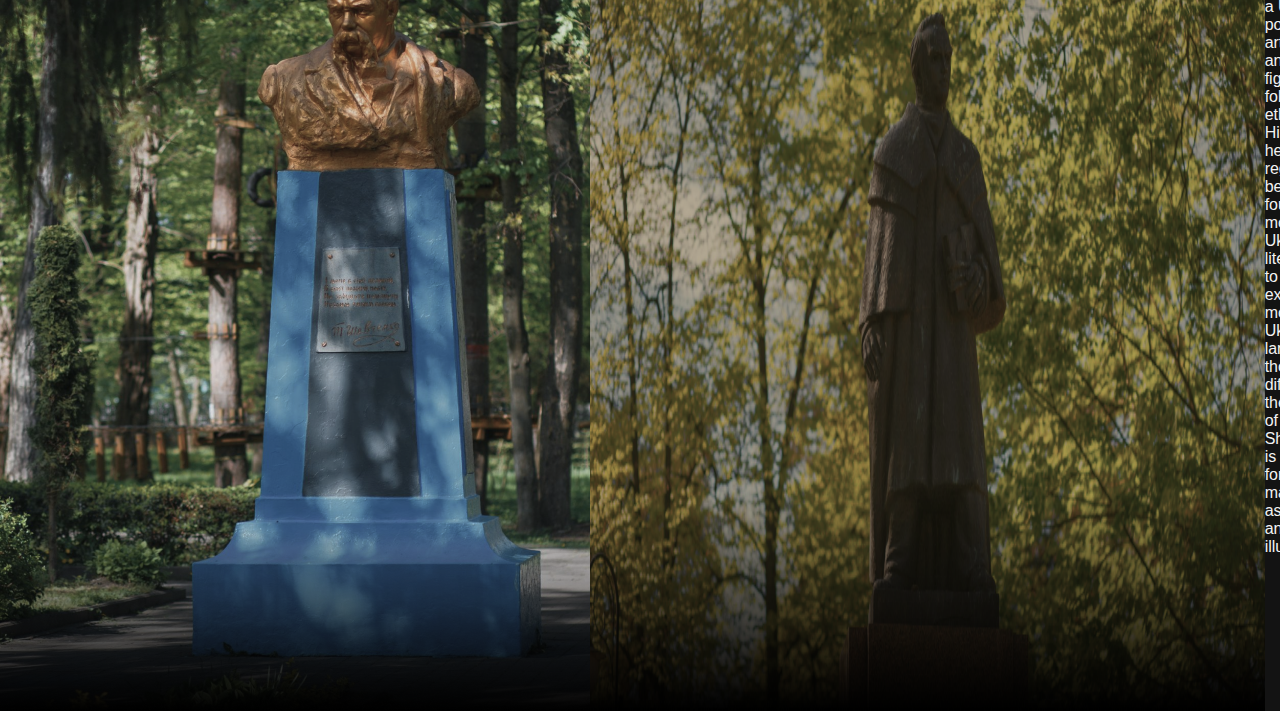
<file: index.html.html>
<!DOCTYPE html>
<html>
<head>
	<meta charset="utf-8">
	<meta name="viewport" content="width=device-width, initial-scale=1">
	<link rel="stylesheet" href="style/style.css">
	<title>test title</title>
</head>
<body>
	<main>
		<header>
			<img src="images/logo.png" alt="Logo">
			<a href="#" class = "home">Home</a>
			<a href="#" class = "gallery">Gallery</a>
			<a href="#" class = "contacts">Contacts</a>
		</header>
		<h1>Visit the beautiful places of the ancient TOWN of Stanislaviv</h1>
		<img src="images/image1.png" alt="image1" id="image1">
		<h2>IVANO - FRANKIVSK</h2>
		<p>Buildings, museums, monuments and outher historical values in on of the most ancient city, descendant of the Stanislaviv</p>
		
		<div class="firstPhotoSet">
			<img src="images/image2.png" alt="Photo" id="image2">
			<img src="images/image3.png" alt="Photo" id="image3">
			<p>
				<b> Taras Hryhorovych Shevchenko</b>, also known as ‘Kobzar Taras’, or simply Kobzar , was a Ukrainian poet, writer, artist, public and political figure, folklorist and ethnographer. His literary heritage is regarded to be the foundation of modern Ukrainian literature and, to a large extent, the modern Ukrainian language though it is different from the language of his poems. Shevchenko is also known for his many masterpieces as a painter and an illustrator.
			</p>
		</div>
	</main>
</body>
</html>
</file>
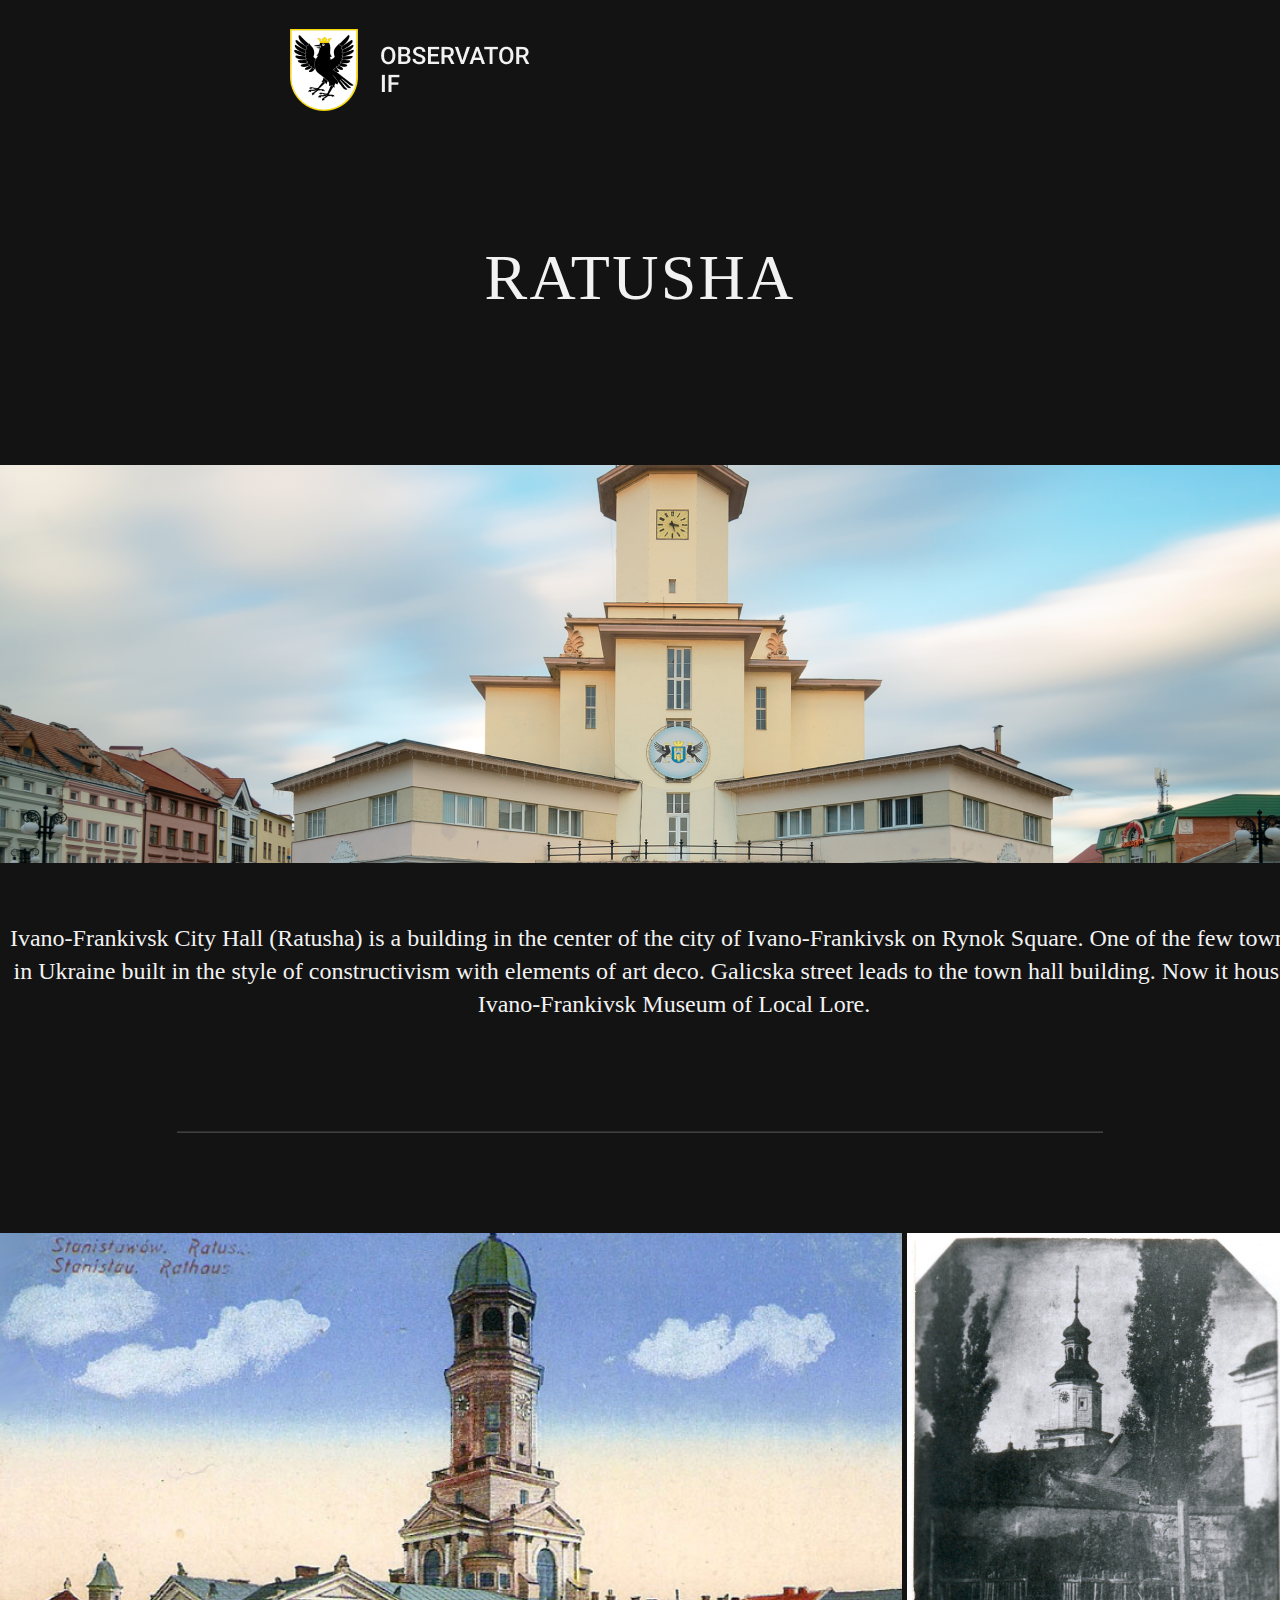
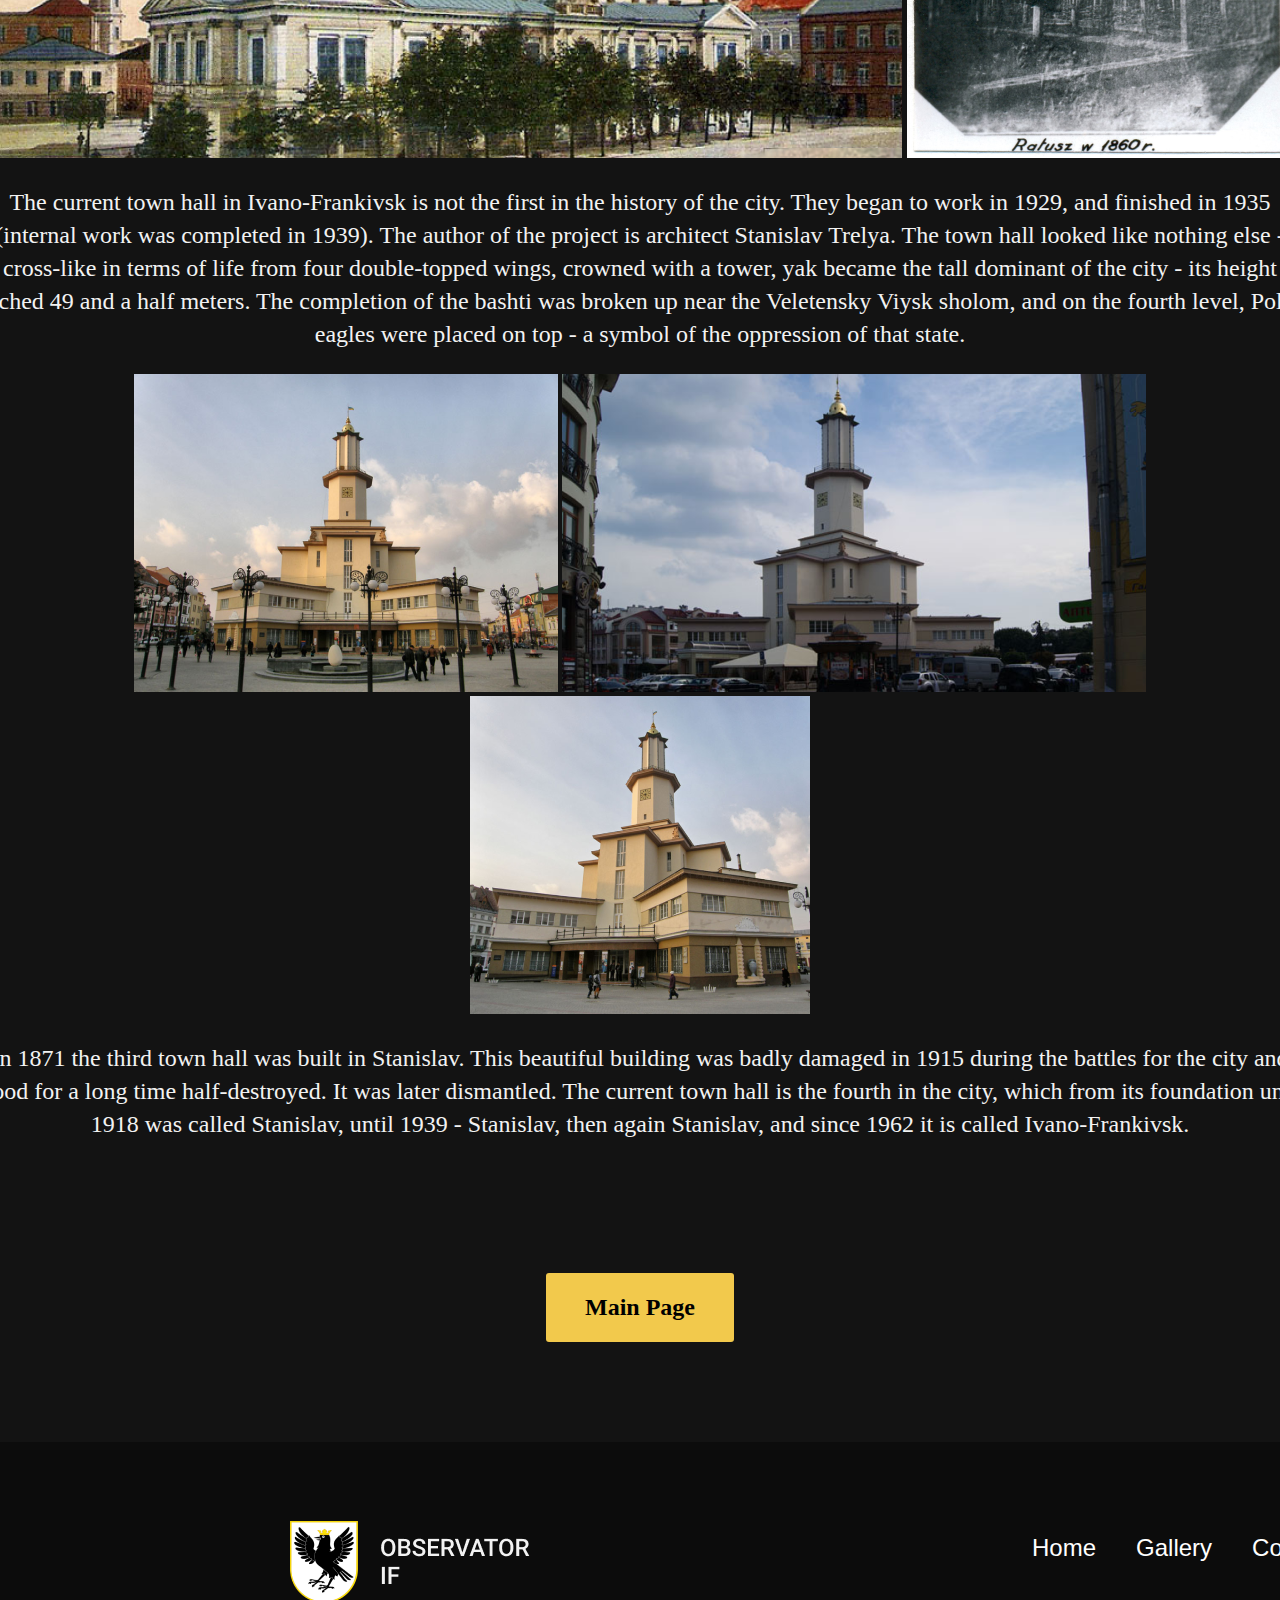
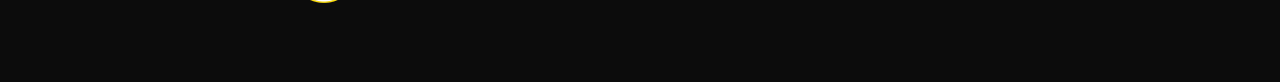
<file: ratusha.html>
<!DOCTYPE html>
<html>
  <head>
    <meta charset="utf-8" />
    <meta name="viewport" content="width=device-width, initial-scale=1" />
    <link rel="stylesheet" href="style/style.css" />
    <title>Observator</title>
	<link rel="shortcut icon" href="favicon.png" type="image/png">
  </head>
  <body>
    <main>
      <header>
        <img src="images/footerLogo.png" alt="Logo" />
        <div class="header-wrapper">
          <a href="#" class="home here">Home</a>
          <a href="gallery.html" class="gallery">Gallery</a>
          <a href="contacts.html" class="contacts">Contacts</a>
        </div>
      </header>

      <section>
        <h1 class="desc">RATUSHA</h1>
      </section>

      <section class="ratusha1">
        <img src="images/ratusha1.png" alt="Rathsha photo" >
        <p>Ivano-Frankivsk City Hall (Ratusha) is a building in the center of the city of Ivano-Frankivsk on Rynok Square. One of the few town halls in Ukraine built in the style of constructivism with elements of art deco. Galicska street leads to the town hall building. Now it houses the Ivano-Frankivsk Museum of Local Lore.</p>
        <br> <hr>
      </section>

      <section class="ratusha2">
        <div>
            <div class="ratushaproperties">
                <img class="naughtyratusha"  src="images/ratusha2.png" alt="">
                <img src="images/ratusha3.png" alt="">
            </div>
            <p>
                The current town hall in Ivano-Frankivsk is not the first in the history of the city. They began to work in 1929, and finished in 1935 (internal work was completed in 1939). The author of the project is architect Stanislav Trelya. The town hall looked like nothing else - cross-like in terms of life from four double-topped wings, crowned with a tower, yak became the tall dominant of the city - its height reached 49 and a half meters. The completion of the bashti was broken up near the Veletensky Viysk sholom, and on the fourth level, Polish eagles were placed on top - a symbol of the oppression of that state.
            </p>
            <div>
                <img src="images/ratusha4.png" alt="">
                <img src="images/ratusha5.png" alt="">
                <img src="images/ratusha6.png" alt="">
            </div>
            <p>In 1871 the third town hall was built in Stanislav. This beautiful building was badly damaged in 1915 during the battles for the city and stood for a long time half-destroyed. It was later dismantled. The current town hall is the fourth in the city, which from its foundation until 1918 was called Stanislav, until 1939 - Stanislav, then again Stanislav, and since 1962 it is called Ivano-Frankivsk.</p>
        </div>

      </section>

      <a href="index.html" id = "back">Main Page</a>

      <footer>
        <img class="footerImg" src="images/footerLogo.png" alt="footerLogo" />
        <div class="footer-wrapper">
          <a href="#" class="home">Home</a>
          <a href="gallery.html" class="gallery">Gallery</a>
          <a href="contacts.html" class="contacts">Contacts</a>
          <a href="#" class="privacyPolice">Privacy Police</a>
          <a href="#" class="licence">Licence</a>
        </div>
      </footer>
    </main>
  </body>
</html>
</file>
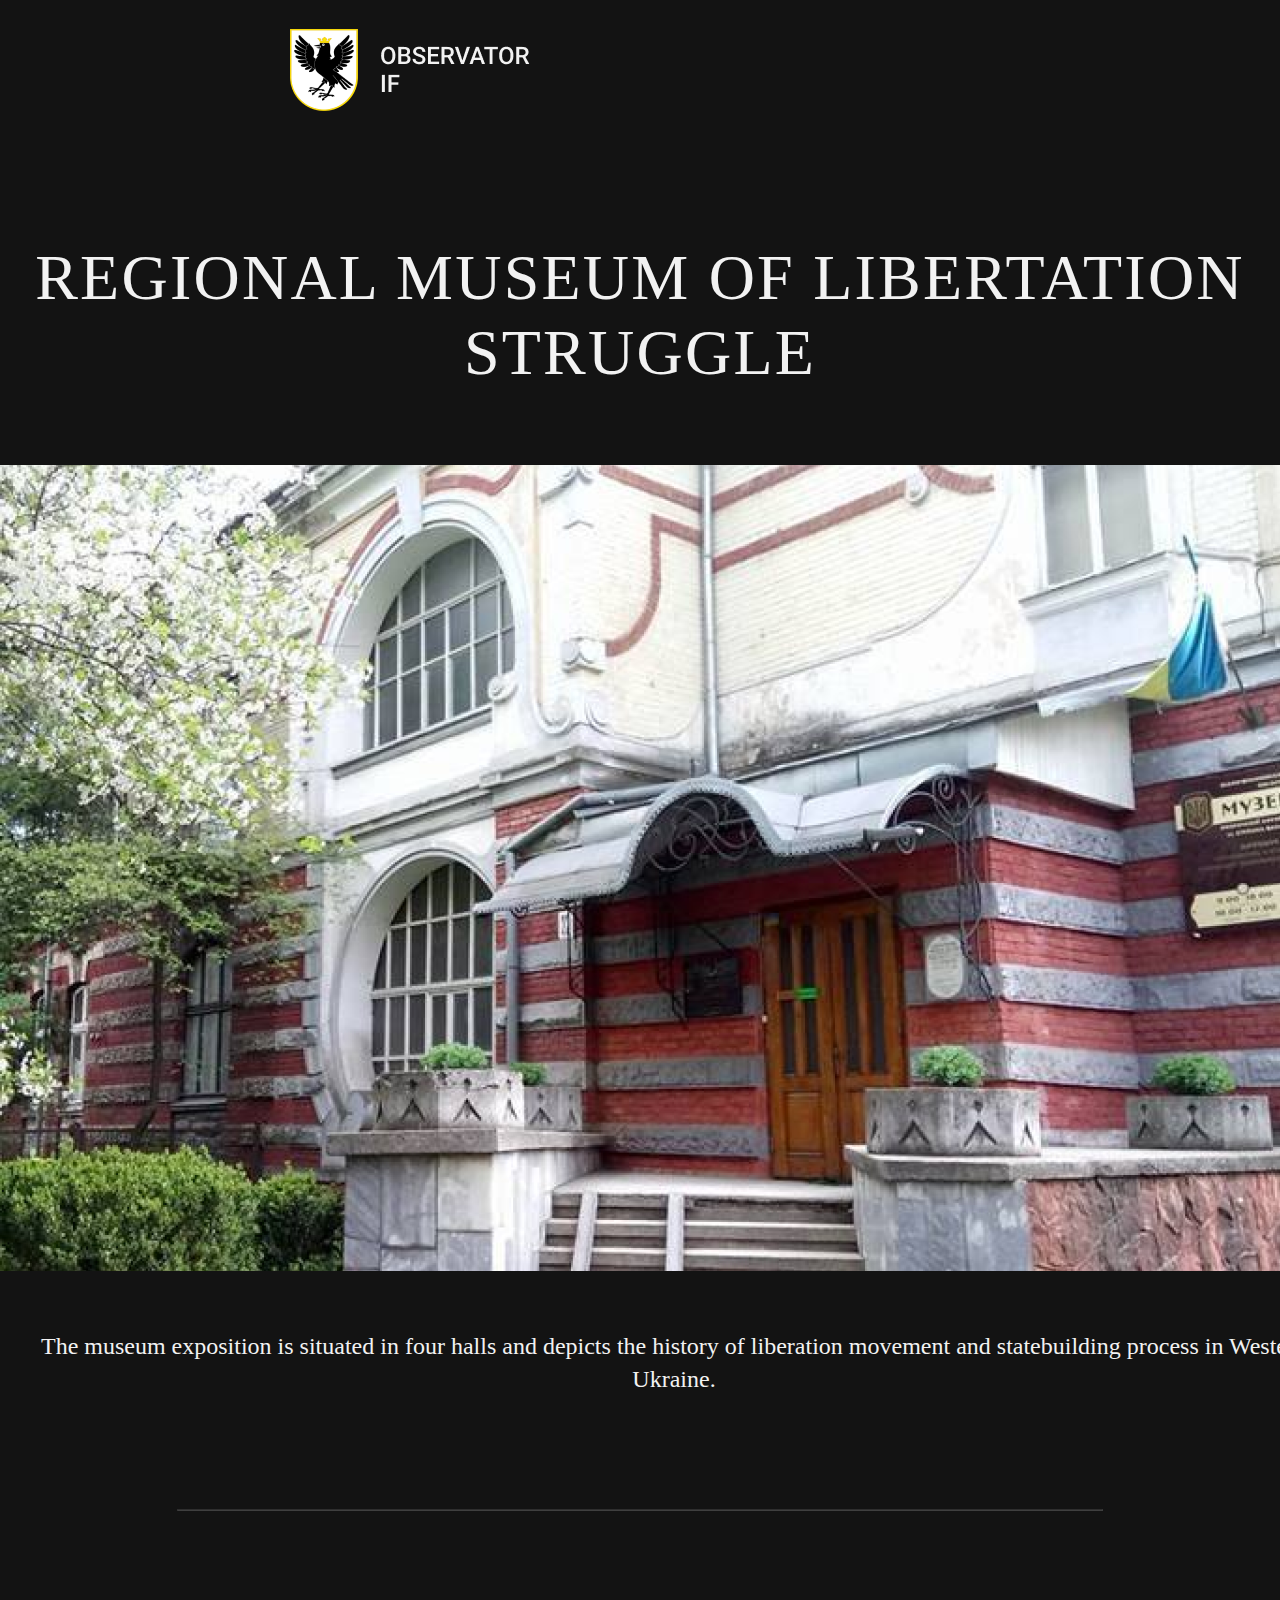
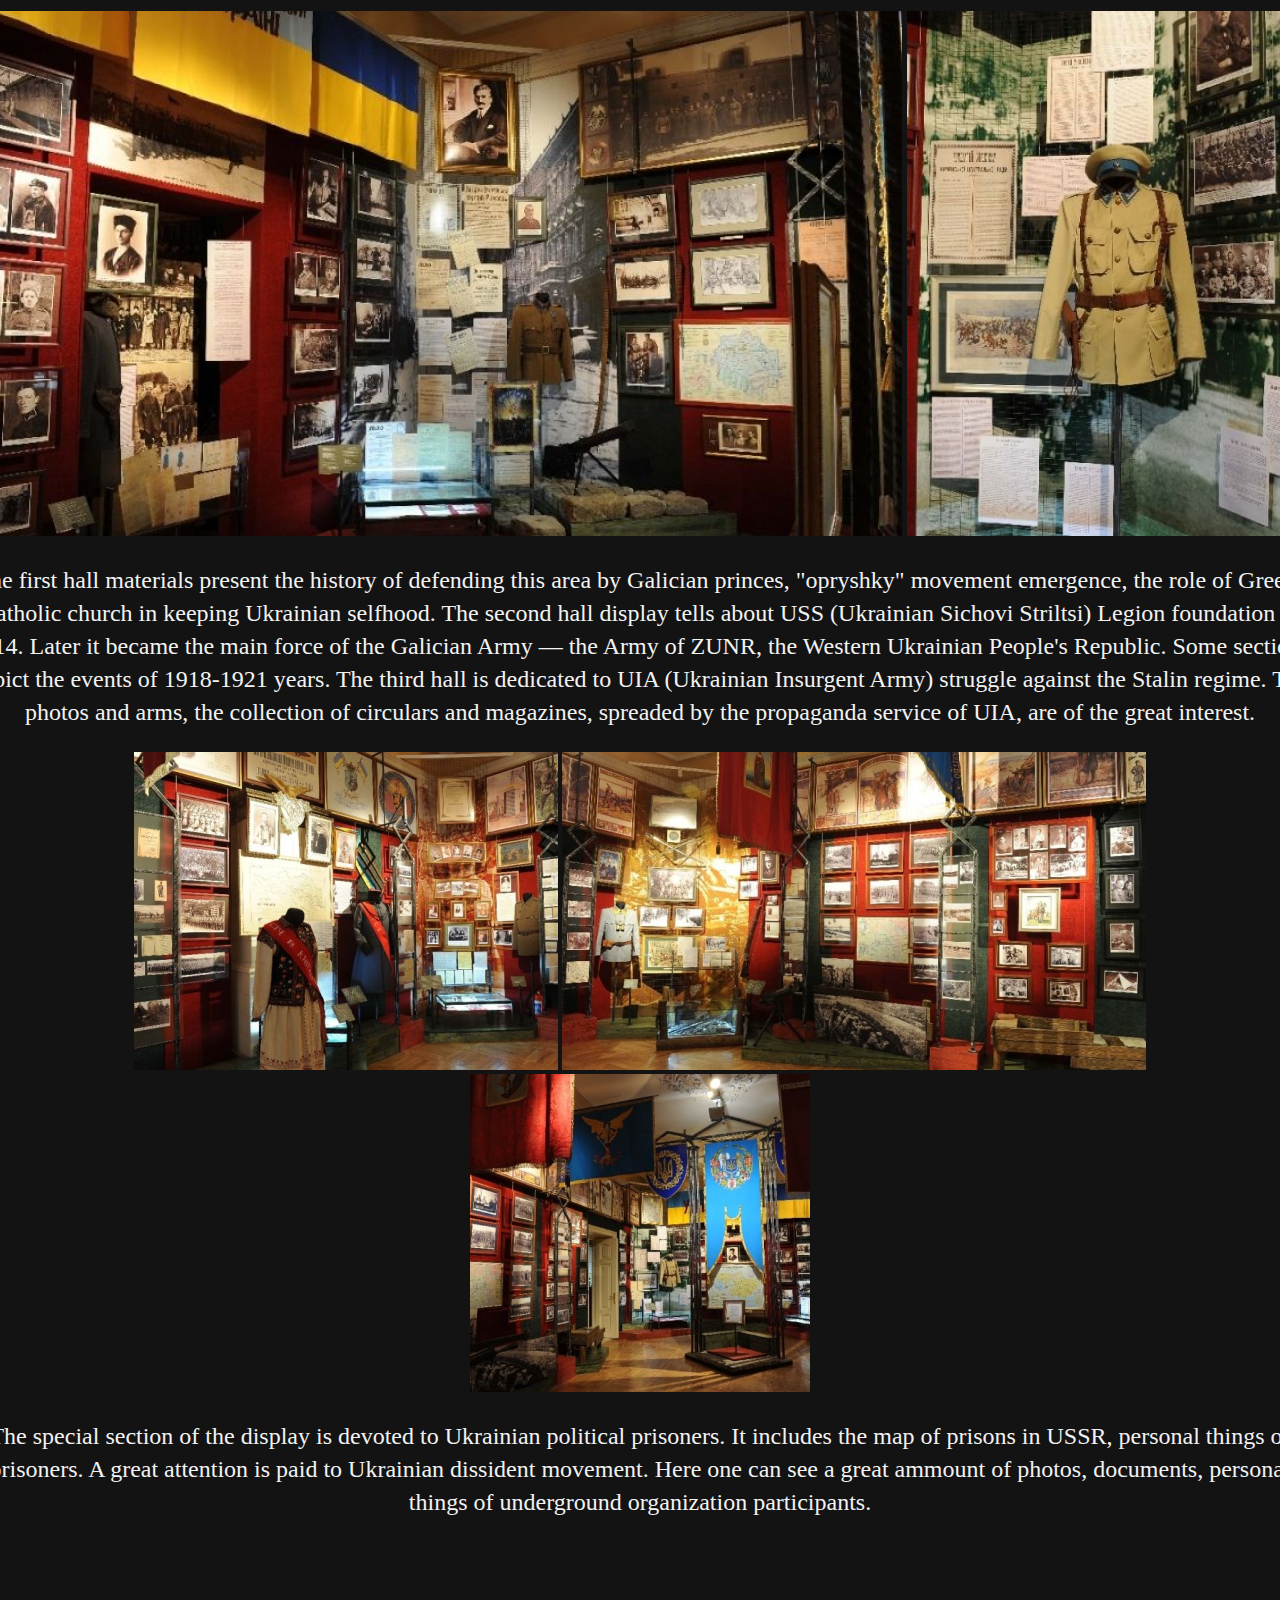
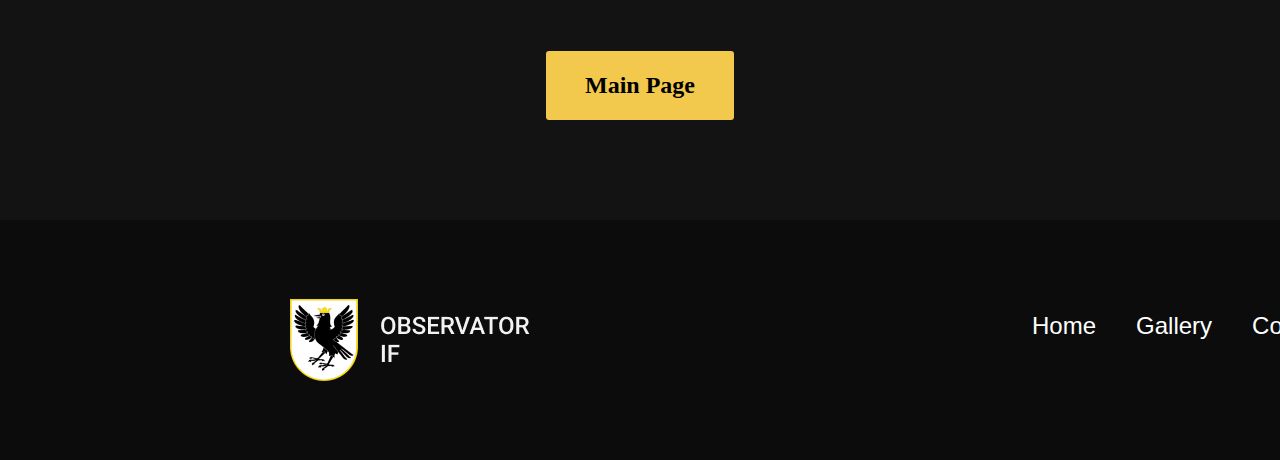
<file: struggle.html>
<!DOCTYPE html>
<html>
  <head>
    <meta charset="utf-8" />
    <meta name="viewport" content="width=device-width, initial-scale=1" />
    <link rel="stylesheet" href="style/style.css" />
    <title>Observator</title>
	<link rel="shortcut icon" href="favicon.png" type="image/png">
  </head>
  <body>
    <main>
      <header>
        <img src="images/footerLogo.png" alt="Logo" />
        <div class="header-wrapper">
          <a href="#" class="home here">Home</a>
          <a href="gallery.html" class="gallery">Gallery</a>
          <a href="contacts.html" class="contacts">Contacts</a>
        </div>
      </header>

      <section>
        <h1 class="desc">REGIONAL MUSEUM OF LIBERTATION STRUGGLE</h1>
      </section>

      <section class="bandera1">
        <img src="images/bandera1.png" alt="Rathsha photo" >
        <p> The museum exposition is situated in four halls and depicts the history of liberation movement and statebuilding process in Western Ukraine. </p>
        <br> <hr>
      </section>

      <section class="ratusha2">
        <div>
            <div class="ratushaproperties">
                <img class="naughtyratusha"  src="images/bandera2.png" alt="">
                <img src="images/bandera3.png" alt="">
            </div>
            <p>
                The first hall materials present the history of defending this area by Galician princes, "opryshky" movement emergence, the role of Greek-Catholic church in keeping Ukrainian selfhood.
The second hall display tells about USS (Ukrainian Sichovi Striltsi) Legion foundation in 1914. Later it became the main force of the Galician Army — the Army of ZUNR, the Western Ukrainian People's Republic. Some sections depict the events of 1918-1921 years.
The third hall is dedicated to UIA (Ukrainian Insurgent Army) struggle against the Stalin regime. The photos and arms, the collection of circulars and magazines, spreaded by the propaganda service of UIA, are of the great interest.

            </p>
            <div>
                <img src="images/bandera4.png" alt="">
                <img src="images/bandera5.png" alt="">
                <img src="images/bandera6.png" alt="">
            </div>
            <p> The special section of the display is devoted to Ukrainian political prisoners. It includes the map of prisons in USSR, personal things of prisoners. A great attention is paid to Ukrainian dissident movement. Here one can see a great ammount of photos, documents, personal things of underground organization participants. </p>
        </div>

      </section>

      <a href="index.html" id = "back">Main Page</a>

      <footer>
        <img class="footerImg" src="images/footerLogo.png" alt="footerLogo" />
        <div class="footer-wrapper">
          <a href="#" class="home">Home</a>
          <a href="gallery.html" class="gallery">Gallery</a>
          <a href="contacts.html" class="contacts">Contacts</a>
          <a href="#" class="privacyPolice">Privacy Police</a>
          <a href="#" class="licence">Licence</a>
        </div>
      </footer>
    </main>
  </body>
</html>
</file>
<file: style/style.css>
@font-face { 
	font-family: Roboto; src: url('../fonts/Roboto-Regular.ttf'); 
	font-family: Alegreya; src: url('../fonts/Alegreya-Regular.ttf'); 
	font-family: Open Sans; src: url('../fonts/OpenSans-Regular.ttf'); 
}

body {
	background: #F5F5F5;
	font-family: "Roboto", "Alegreya", sans-serif;
	font-style: normal;
	min-width: 320px;
	margin:auto;
}

main {
	background: #131313;
	color: #F2F2F2;
	width: 100%;
	height: 100%;
}

header {
	height: 140px;
	width: 100%;
	display: flex;
    align-items: center;
}

.header-wrapper {
	display: flex;
	padding-left: 700px;
}

header > img {
	max-width: 100%;
 	height: auto;
	padding-left: 290px;
}

header a {
	color: #FFFFFF;
	text-decoration-line: none;
	font-weight: 400;
	font-size: 24px;
	margin-left: 40px;
	padding: 1px;
}

header a:hover {
	border-bottom: 2px solid #929292;
}

a.here {
	text-decoration-line: underline;
}

.zwei {
	display: flex;
	justify-content: center;
	align-items: center;
	height: 535px;
}

.imageWithText {
	position: relative;
}

.imageWithText:hover a img {
	opacity: 0.9;
}

h1 {
	font-family: 'Roboto';
	font-weight:lighter ;
	font-size: 64px;
	line-height: 75px;
	text-align: center;
	letter-spacing: 0.035em;
	text-transform: uppercase;
	width: 1420px;
	height: 150px;
	margin-top: 181px;
	margin-bottom: 204px;

}

#image1 {
	width: 100%;
	margin: 0;
}

.firstPhotoSetDescription {
	display: flex;
	justify-content: center;
	margin-top: 64px;
	margin-bottom: 20px;
}
h2 {
	font-family: 'Roboto';
	font-style: normal;
	font-weight: 500;
	font-size: 36px;
	line-height: 42px;
	text-align: center;
	text-transform: uppercase;
	color: #F2F2F2;
	width: 100%;
	height: 42px;
	margin: 0;
}
.second-PhotoSetDescription {
	display: flex;
	justify-content: center;
	margin-bottom: 65px;
}
.second-PhotoSetDescription-p {
	font-family: 'Alegreya';
	font-style: normal;
	font-weight: 400;
	font-size: 24px;
	line-height: 33px;
	text-align: center;
	color: #BDBDBD;
	width: 689px;
	height: 85px;
	margin: 0;
}

.firstPhotoSet {
 	display: flex;
	justify-content: center;
}
.firstPhotoSet2 {
	display: flex;
	flex-direction: column;
}

.firstPhotoSet .imageText {
	position: absolute;
	font-family: 'Roboto';
	bottom: 24px;
	font-weight: 400;
	font-size: 20px;
	color: #BDBDBD;
	white-space: nowrap;
	left: 50%;
	transform: translate(-50%, 50%);
}

img [src="images/image3.png"] {
	width: 675px;
	height: 490px;
}
img [src="images/image2.png"] {
	width: 673px;
	height: 873px;
}

.photoSetMainText {
	font-family: 'Roboto';
	font-style: normal;
	font-weight: 400;
	font-size: 24px;
	line-height: 28px;
	font-weight: normal;
	color: #F2F2F2;
	width: 641px;
	height: 231px;
	margin-top: 32px;
	margin-left: 33px;
}

.townHall .imageText {
	position: absolute;
	font-family: 'Roboto';
	font-weight: 400;
	font-size: 20px;
	color: #BDBDBD;
	min-width: 1150px;
	left: 50%;
    top: 40%;
	transform: translate(-50%, 50%);
	bottom: 100px;
}

.townHall .townHallTitle {
	font-family: 'Roboto';
	font-style: normal;
	font-weight: 700;
	font-size: 36px;
	line-height: 42px;
	color: #F2F2F2;
	margin: 0;
}

.vier {
	margin-top: 64px;
	margin-bottom: 64px;
	display: flex;
	justify-content: center;
	flex-direction: column;
}

.pVier {
	font-family: 'Alegreya';
	font-style: normal;
	font-weight: 400;
	font-size: 24px;
	line-height: 33px;
	text-align: center;
	color: #BDBDBD;
	width: 100%;
	height: 27px;
}

.thirdPhotoSet {
	display: flex;
	justify-content: center;
}

.thirdPhotoSet .imageText {
	position: absolute;
	font-family: 'Roboto';
	bottom: 24px;
	font-weight: 400;
	font-size: 20px;
	color: #F2F2F2;
	white-space: nowrap;
	left: 50%;
	transform: translate(-50%, 50%);
}

img [src="images/Image 4.png"] {
	width: 443px;
	height: 416px;
}
img [src="images/Image 5.png"] {
	width: 464px;
	height: 416px;
}
img [src="images/Image 6.png"] {
	width: 442px;
	height: 416px;
}

#image7 {
	width: 100%;
	margin-top: 64px;
}

.museum-bg--1 {
	position: absolute;
	width: 486px;
	height: 584px;
	background: url("../images/image8.png") no-repeat;
	margin-top: 670px;
	margin-left: 43px;
}

.museum-bg--2 {
	position: absolute;
	width: 486px;
	height: 584px;
	background: url("../images/image8.png") no-repeat;
	margin-top: 670px;
	right: 43px;
	z-index: 1;
}

.museum {
	width: 100%;
	height: 1400px;
	display: flex;
	flex-direction: column;
	padding-top: 64px;
}

.museum-title {
	font-family: 'Roboto';
	font-style: normal;
	font-weight: 500;
	font-size: 36px;
	text-align: center;
	text-transform: uppercase;
}

.museum-subtitle {
	font-family: 'Alegreya';
	font-style: normal;
	font-weight: 400;
	font-size: 20px;
	text-align: center;
	color: #F2F2F2;
	padding-bottom: 48px;
}

.firstset {
	display: flex;
}

.firstset .imageText {
	position: absolute;
	font-family: 'Roboto';
	bottom: 24px;
	font-weight: 700;
	font-size: 24px;
	color: #F2F2F2;
	white-space: nowrap;
	left: 50%;
	transform: translate(-50%, 50%);
}

#img9 {
	height: 398px;
}

#img10 {
	width: 100%;
	height: 398px;
}

.item-wrapper {
	display: block;
    margin-left: auto;
    margin-right: auto;
	width: 1350px;
	z-index: 20;
}

.item-wrapper p {
	position: absolute;
	font-family: 'Roboto';
	bottom: 24px;
	font-weight: 700;
	font-size: 24px;
	color: #F2F2F2;
	white-space: nowrap;
	left: 50%;
	transform: translate(-50%, 50%);
}

.flex-direction {
	display: flex;
}

#map-container {
	position: relative;
}

#map {
	width: 100%;
	height: 370px;
	opacity: 0.9;
}


#contacts-block {
	float: left;
	padding: 25px;
	padding-bottom: 35px;
	padding-top: 0;
	width: 308px;
	height: 181px;
	background-color: white;
	color: #121212;
	box-shadow: 0px 4px 18px rgba(0, 0, 0, 0.15);
	align-items: center;
	position: absolute;
	left: 70%;
	top: 60px;
}

#contacts-block h3 {
	font-weight: 700;
	font-size: 22px;
	line-height: 163.42%;
	margin-bottom: 6px;
}

#contacts-block ul {
	list-style-type: square;
	margin: 0;
	padding: 0;
	padding-left: 20px;
	padding-bottom: 10px;
}

#contacts-block ul li {
	font-family: 'Roboto';
	font-style: normal;
	font-weight: 400;
	font-size: 16px;
	line-height: 149.85%;
}

#contacts-block a {
	margin-right: 7px;
}

#help {
	background-color: white;
	color: black;
	font-family: 'Roboto';
	font-style: normal;
	font-weight: 400;
	font-size: 20px;
	line-height: 70%;
	text-align: center;
	width: 65%;
	margin: auto;
	margin-top: -5px;
	padding: 10px;
}

#help h2 {
	color: black;
	font-family: 'Roboto';
	font-style: normal;
	font-weight: 700;
	font-size: 32px;
	line-height: 163.42%;
	text-transform: none;
}

#form-container {
	border-radius: 3px;
	padding: 25px;
	text-align: center;
}

#form-container #name, #form-container #mail, #form-container #send {
	background: #F0F0F0;
	border: 1px solid #C6C6C6;
	border-radius: 3px;
	padding: 15px;
	margin-right: 31px;
	font-family: 'Open Sans';
	font-style: normal;
}

#form-container #name, #form-container #mail {
	width: 30%;
	font-weight: 400;
	font-size: 16px;
	line-height: 22px;
}

#form-container #send {
	background: #FFE600;
	width: 22%;
	font-weight: 700;
	font-size: 16px;
	line-height: 22px;
	cursor: pointer;
}

#form-container #send:hover {
	background: #FFD600;
}

h1.desc {
	font-family: 'Roboto';
	font-style: normal;
	font-weight: 200;
	font-size: 64px;
	line-height: 75px;
	align-items: center;
	text-align: center;
	letter-spacing: 0.035em;
	width: 100%;
	margin: 0;
	padding: 0;
	margin-top: 100px;
}

div.desc {
	display: flex;
	align-items: center;
	padding: 80px;
	padding-top: 25px;
	padding-bottom: 60px;
	width: 80%;
	margin: auto;
}

div.desc img {
	border-radius: 8px;
}

div.desc p {
	margin: auto;
	margin-left: 25px;
	font-family: 'Alegreya';
	font-style: normal;
	font-weight: 400;
	font-size: 32px;
	line-height: 44px;
}

#back {
	font-family: 'Roboto';
	font-style: normal;
	font-weight: 600;
	font-size: 24px;
	line-height: 163.42%;
	text-decoration-line: none;
	background: #F2C94C;
	color: black;
	border-radius: 3px;
	padding: 15px 30px;
	margin: auto;
	margin-top: 43px;
	margin-bottom: 100px;
	width: 10%;
	display: flex;
	justify-content: center;
	
}

#back:hover {
	opacity: 0.92;
}

footer {
	height: 240px;
	width: 100%;
	background: #0C0C0C;
	display: flex;
    align-items: center;
}

footer a {
	color: #FFFFFF;
	text-decoration-line: none;
	font-weight: 400;
	font-size: 24px;
	margin-left: 40px;
}

footer a:hover {
	border-bottom: 2px solid #929292;
}

.footer-wrapper {
	display: flex;
	margin-left: 450px;
}

.footerImg {
	max-width: 100%;
 	height: auto;
	padding-left: 290px;
}

.ratusha1 {
	text-align: center;
	padding-top: 75px;

}

.bandera1 {
	text-align: center;
	padding-top: 75px;
	
}

.bandera1 p {
	margin: auto;
	padding-top: 55px;
	font-family: 'Alegreya';
font-style: normal;
font-weight: 400;
font-size: 24px;
line-height: 33px;

/* Gray 6 */

color: #F2F2F2;
width: 1348px;
height: 61px;
}

.bandera1 hr {
	margin-top: 100px;
	width: 72.25%;
	background: #4F4F4F;
	opacity: 0.2;
	margin-bottom: 100px;
}

.ratusha1 p {
	
	margin: auto;
	font-family: 'Alegreya';
	font-style: normal;
	font-weight: 400;
	font-size: 24px;
	line-height: 33px;
	color: #F2F2F2;
	width: 1348px;
	height: 91px;
	padding-top: 55px;
}

.ratusha1 hr {
	margin-top: 100px;
	width: 72.25%;
	background: #4F4F4F;
	opacity: 0.2;
	margin-bottom: 100px;
}

.ratusha2 {
	display: flex;
	justify-content: center;
	text-align: center;
}

.ratusha2 p {
	font-family: 'Alegreya';
	font-style: normal;
	font-weight: 400;
	font-size: 24px;
	line-height: 33px;
	color: #F2F2F2;
	width: 1348px;
	height: 99px;
	padding-bottom: 65px;
}

.ratushaproperties {
	text-align: center;
}
</file>
